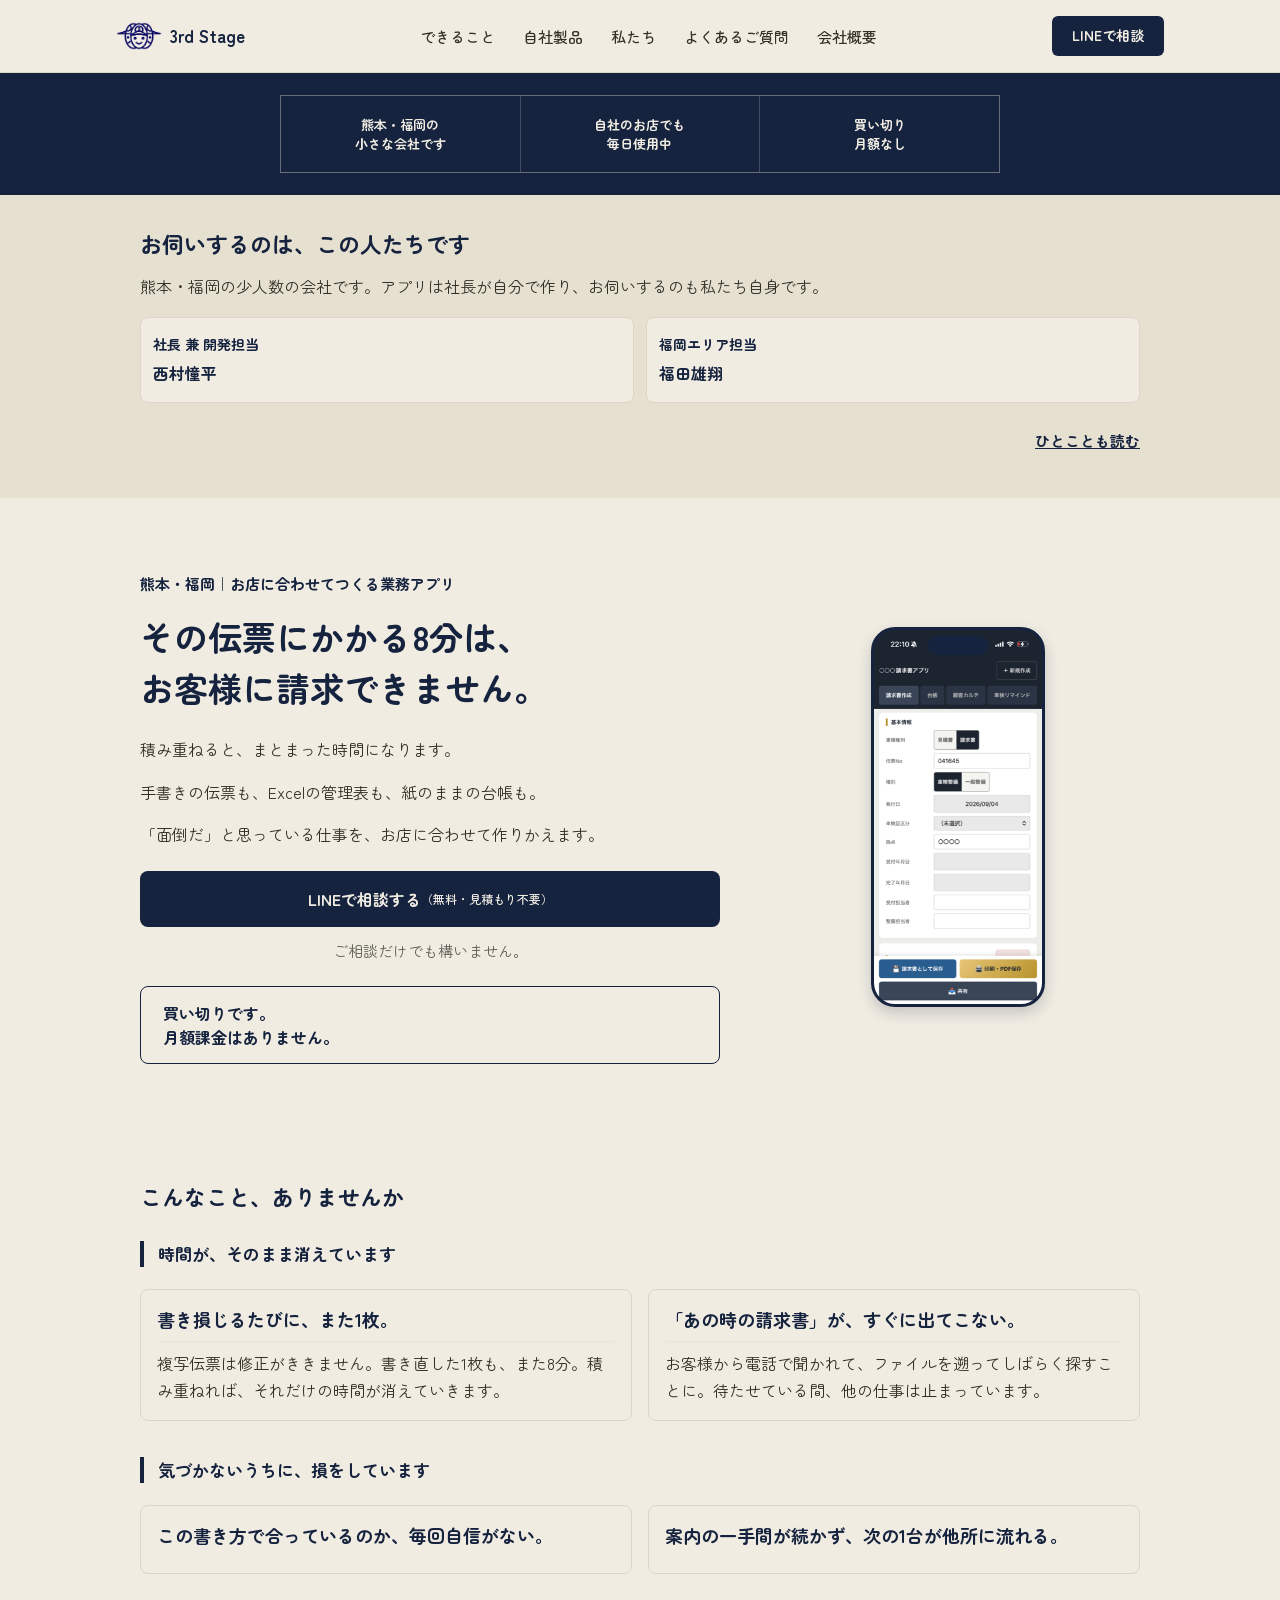
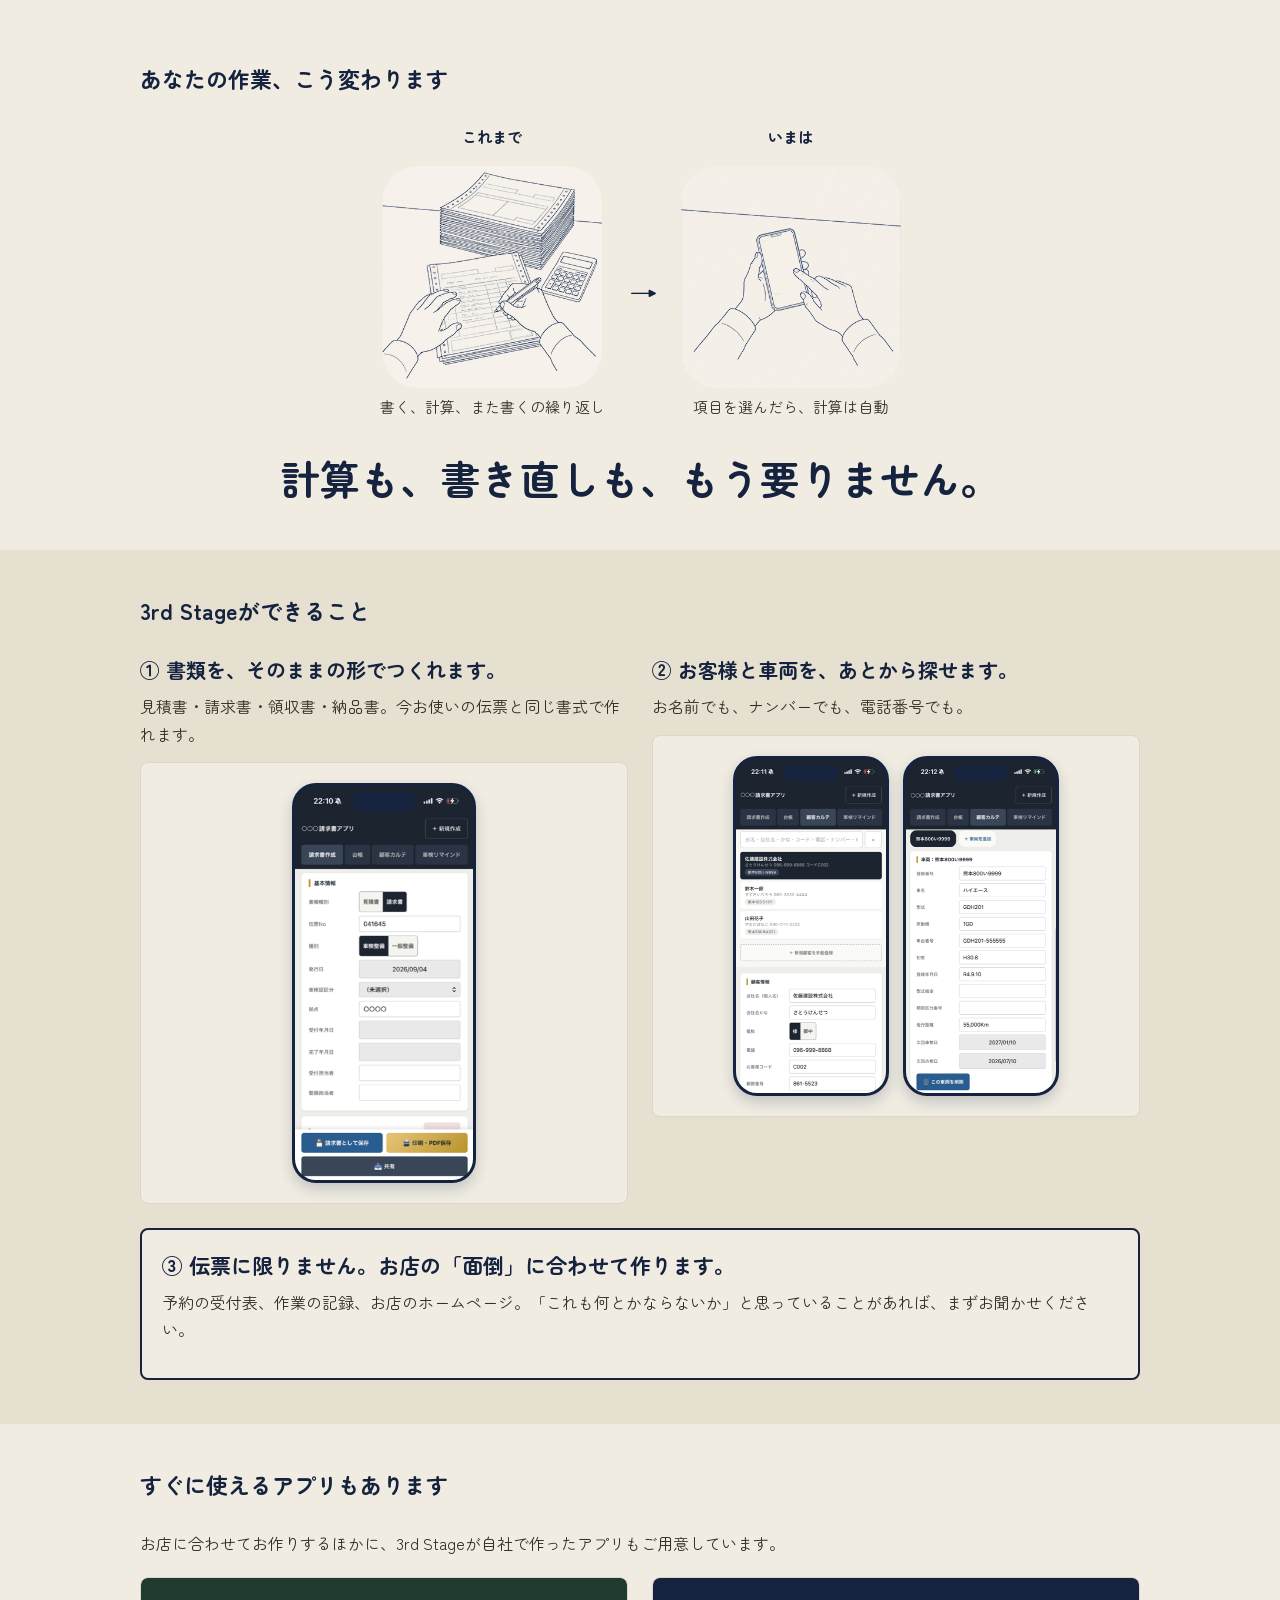
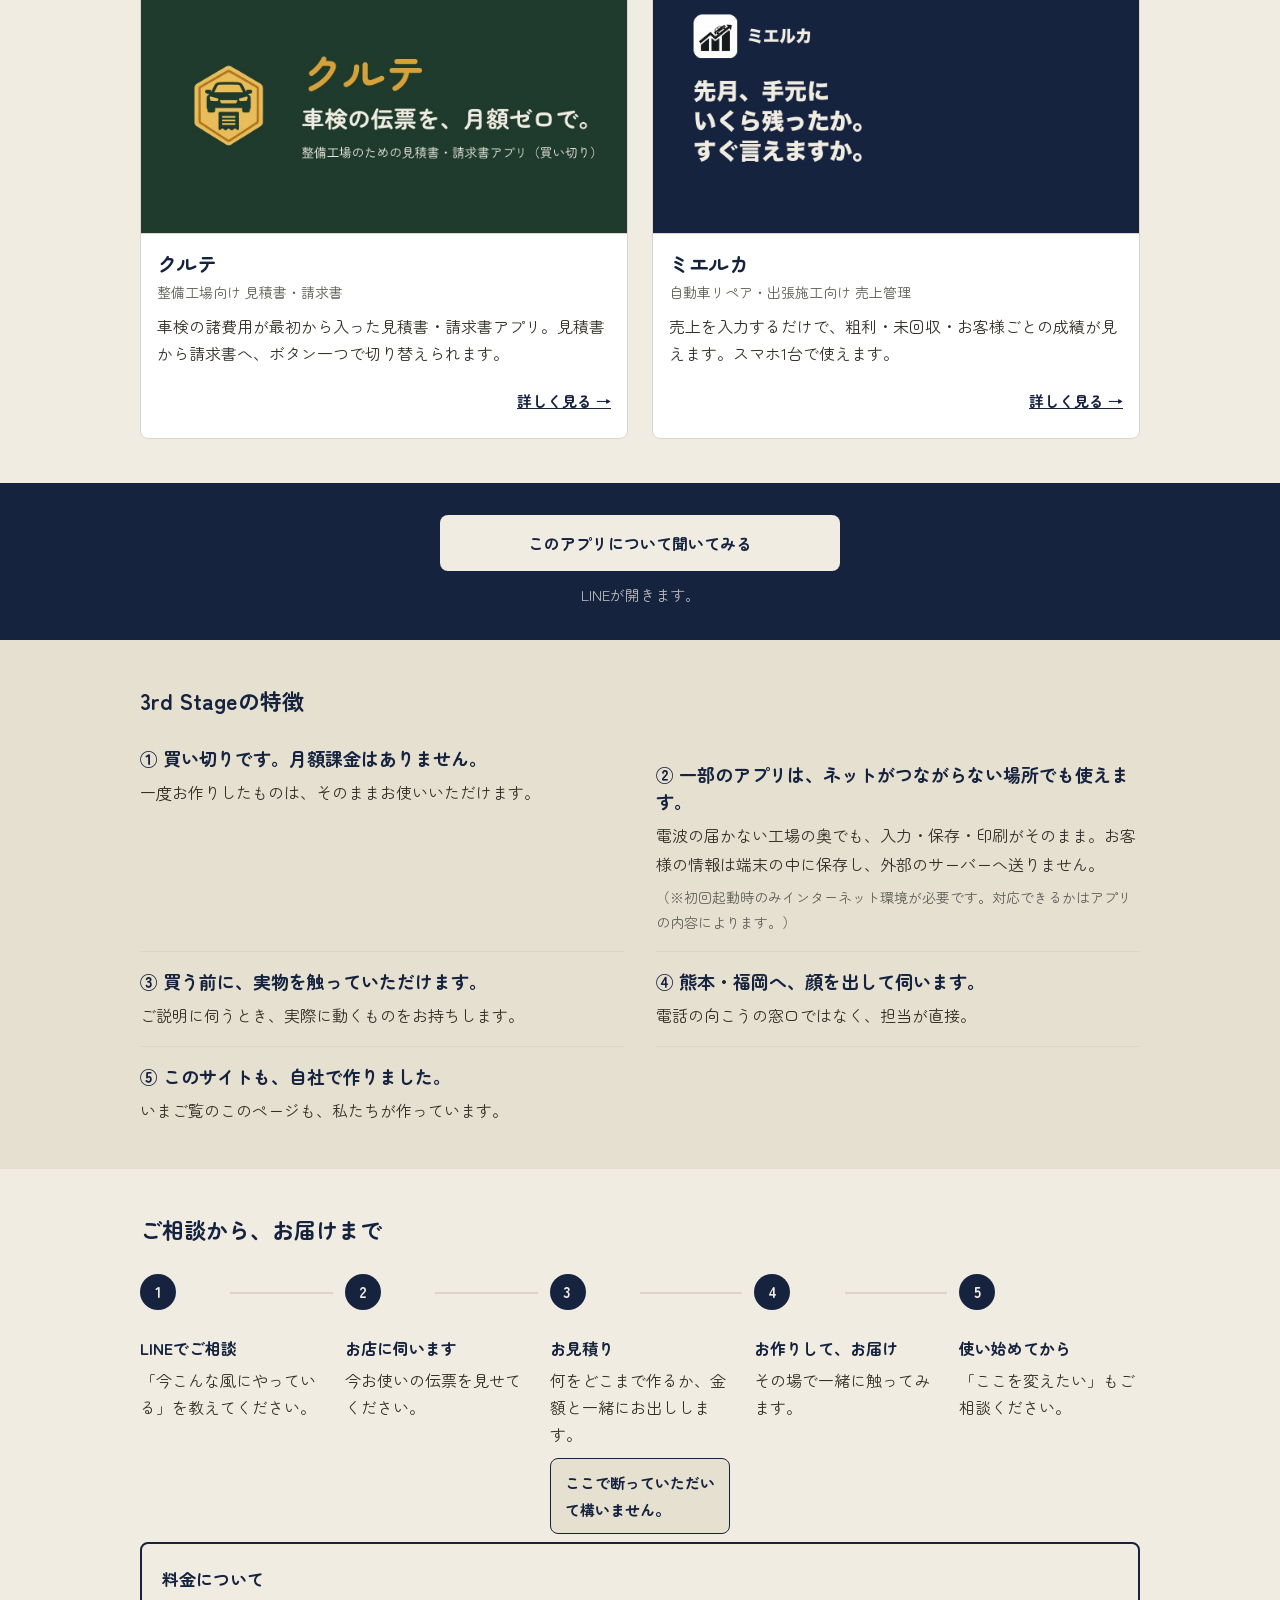
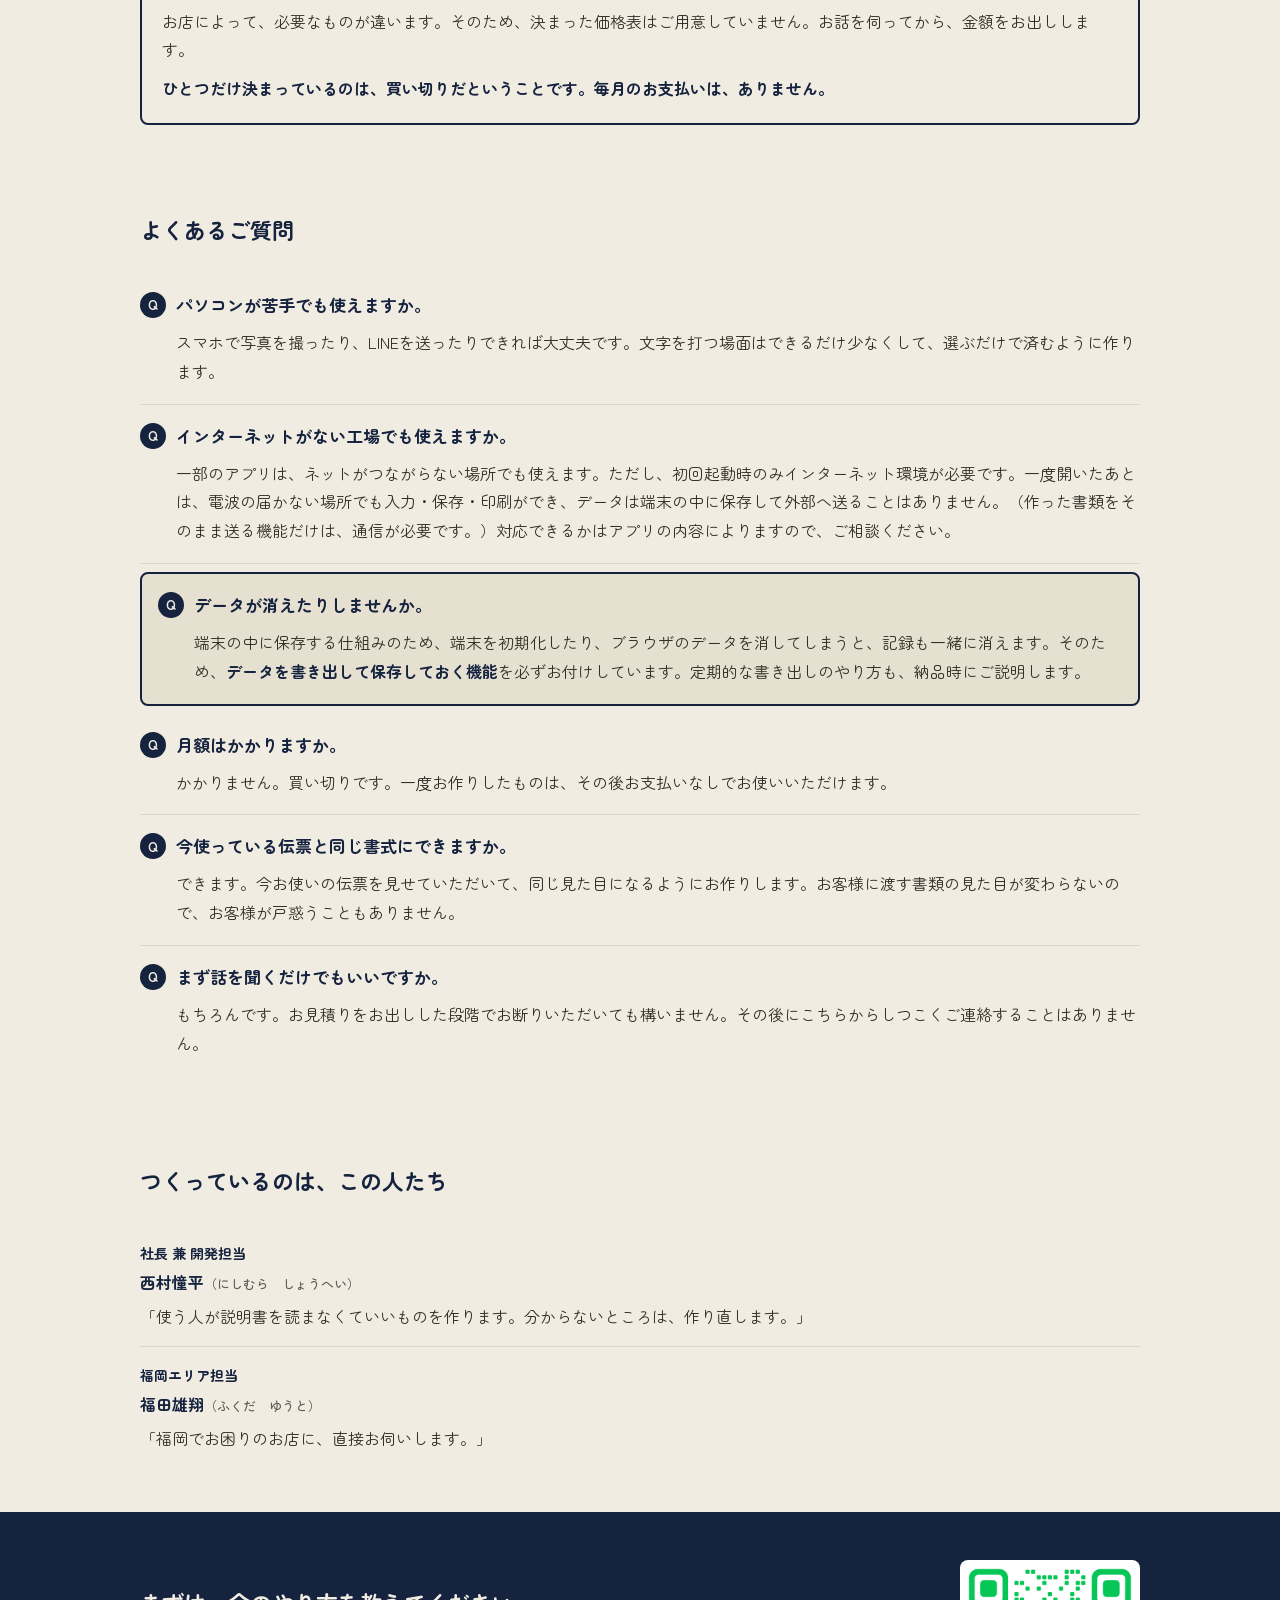
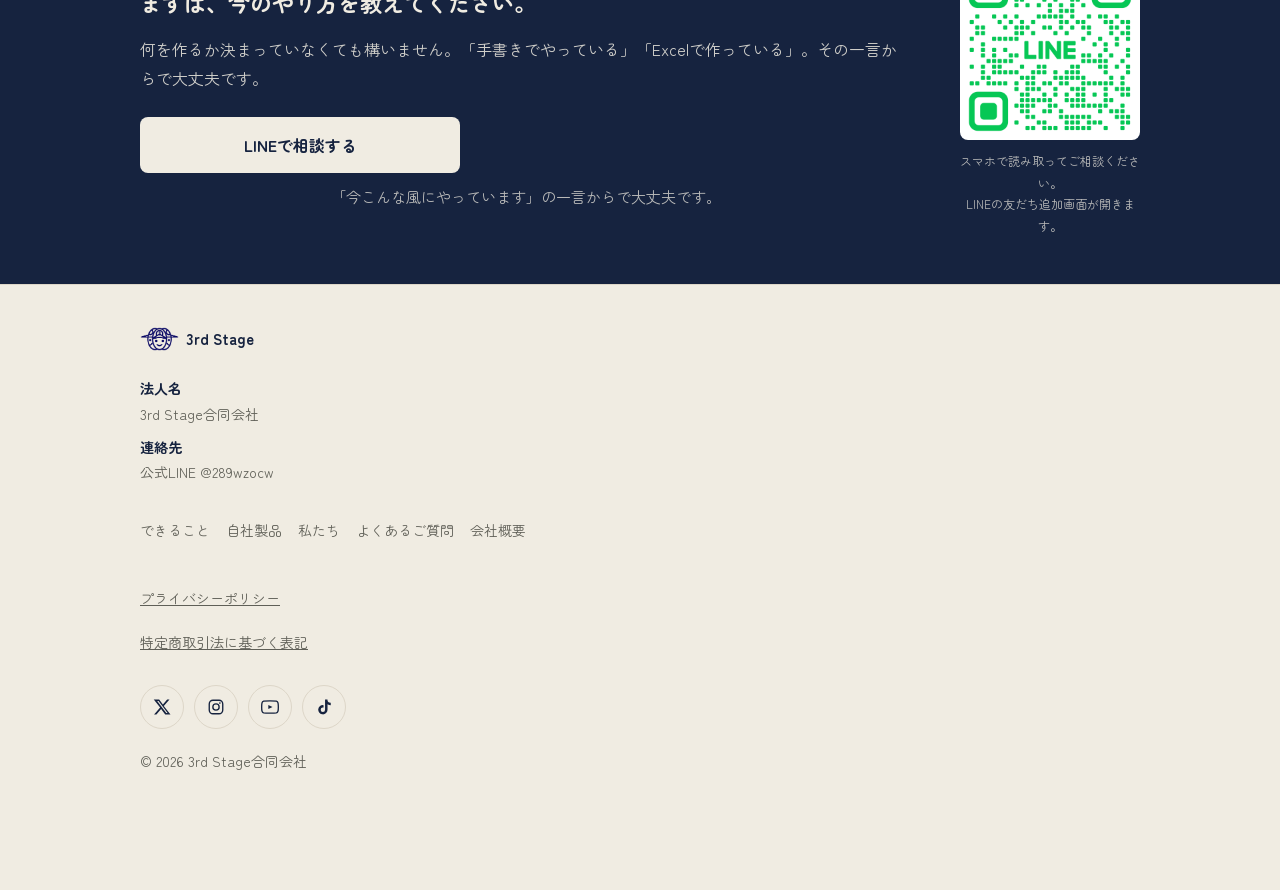
<file: site/index.html>
<!DOCTYPE html>
<html lang="ja">
<head>
<meta charset="UTF-8">
<meta name="viewport" content="width=device-width, initial-scale=1, viewport-fit=cover">
<title>3rd Stage｜熊本・福岡のお店の業務をアプリで作りかえます</title>
<meta name="description" content="複写伝票やExcelの管理表、紙の台帳。面倒だと思っている仕事を、お店に合わせたアプリで作りかえます。買い切りで、月額はありません。熊本・福岡の小さなお店へ。">
<meta property="og:title" content="3rd Stage｜熊本・福岡のお店の業務をアプリで作りかえます">
<meta property="og:description" content="複写伝票やExcelの管理表、紙の台帳。面倒だと思っている仕事を、お店に合わせたアプリで作りかえます。買い切りで、月額はありません。">
<meta property="og:type" content="website">
<meta property="og:site_name" content="3rd Stage">
<meta property="og:image" content="https://3rdstage-official-lp.netlify.app/assets/img/og-image.jpg">
<meta property="og:url" content="https://3rdstage-official-lp.netlify.app/"> <!-- 独自ドメインにしたらog:image/og:urlとも書き換える -->
<meta name="twitter:card" content="summary_large_image">
<meta name="twitter:image" content="https://3rdstage-official-lp.netlify.app/assets/img/og-image.jpg">
<link rel="icon" href="assets/img/favicon-32.png" sizes="32x32">
<link rel="apple-touch-icon" href="assets/img/apple-touch-icon-180.png">
<link rel="preconnect" href="https://fonts.googleapis.com">
<link rel="preconnect" href="https://fonts.gstatic.com" crossorigin>
<link href="https://fonts.googleapis.com/css2?family=Zen+Maru+Gothic:wght@400;500;700&display=swap" rel="stylesheet">
<link rel="stylesheet" href="assets/css/base.css">
<link rel="stylesheet" href="assets/css/style.css">
</head>
<body>

<!-- ===== 0. ヘッダー ===== -->
<header class="site-header">
  <div class="header-inner">
    <a href="#" class="logo">
      <img src="assets/img/logo-icon.png" alt="" class="logo-icon" width="240" height="146">
      <span class="logo-text">3rd Stage</span>
    </a>
    <nav class="pc-nav">
      <ul>
        <li><a href="#service">できること</a></li>
        <li><a href="#products">自社製品</a></li>
        <!-- <li><a href="#works">実績</a></li> #works非表示中につき一時的に非表示。復帰時はここも戻す -->
        <li><a href="#about">私たち</a></li>
        <li><a href="#faq">よくあるご質問</a></li>
        <li><a href="#company">会社概要</a></li>
      </ul>
    </nav>
    <a href="https://lin.ee/VlXBZzh" class="pc-cta" target="_blank" rel="noopener">LINEで相談</a>
    <button class="menu-btn" id="menu-open" aria-label="メニューを開く" aria-expanded="false" aria-controls="mobile-menu">
      <svg width="18" height="18" viewBox="0 0 24 24" fill="none" stroke="currentColor" stroke-width="2" stroke-linecap="round" aria-hidden="true"><line x1="3" y1="6" x2="21" y2="6"/><line x1="3" y1="12" x2="21" y2="12"/><line x1="3" y1="18" x2="21" y2="18"/></svg>
      メニュー
    </button>
  </div>
</header>

<div class="mobile-menu" id="mobile-menu" aria-hidden="true">
  <button class="mobile-menu-close" id="menu-close" aria-label="閉じる">&times;</button>
  <nav>
    <a href="#service">できること</a>
    <a href="#products">自社製品</a>
    <!-- <a href="#works">実績</a> #works非表示中につき一時的に非表示。復帰時はここも戻す -->
    <a href="#about">私たち</a>
    <a href="#faq">よくあるご質問</a>
    <a href="#company">会社概要</a>
  </nav>
  <div class="cta-wrap">
    <a href="https://lin.ee/VlXBZzh" class="btn-primary" target="_blank" rel="noopener">LINEで相談する</a>
  </div>
</div>

<main>

  <!-- ===== 0.5 信頼バー ===== -->
  <!-- 2026-10-09 直輝の指摘（会社の概要＝少人数でやっていることを最上位に）により、信頼バーと縮小版「私たち」をFVより上へ移動 -->
  <section id="trust">
    <div class="container">
      <!-- 2026-10-08 直輝の指摘（会社の情報を先に載せる）に対応し、確定済みの3項目に作り替え。
           実数字（制作アプリ数・導入店舗数）が用意できたら、下記コメントのセルを足してtrust-grid--3を戻す -->
      <!-- <div class="trust-cell">制作アプリ<br><span class="todo">仮</span>◯本</div> -->
      <!-- <div class="trust-cell">導入店舗<br><span class="todo">仮</span>◯店</div> --> <!-- TODO:仮 1店の場合は「導入店舗の声を掲載」に差し替え -->
      <div class="trust-grid trust-grid--3">
        <div class="trust-cell">熊本・福岡の<br>小さな会社です</div>
        <div class="trust-cell">自社のお店でも<br>毎日使用中</div>
        <div class="trust-cell">買い切り<br>月額なし</div>
      </div>
    </div>
  </section>

  <!-- ===== 0.6 私たち（縮小版）。詳細は下の #about に残してある ===== -->
  <section id="about-mini">
    <div class="container">
      <h2 class="section-heading">お伺いするのは、この人たちです</h2>
      <p class="about-mini-lead">熊本・福岡の少人数の会社です。アプリは<span class="nowrap">社長が自分で作り</span>、<span class="nowrap">お伺いするのも</span><span class="nowrap">私たち自身です。</span></p>
      <div class="about-mini-members">
        <div class="about-mini-member">
          <p class="member-role">社長 兼 開発担当</p>
          <p class="member-name">西村憧平</p>
        </div>
        <div class="about-mini-member">
          <p class="member-role">福岡エリア担当</p>
          <p class="member-name">福田雄翔</p>
        </div>
      </div>
      <p class="about-mini-link"><a href="#about">ひとことも読む</a></p>
    </div>
  </section>

  <!-- ===== 1. ファーストビュー ===== -->
  <section id="fv">
    <div class="container fv-flex">
      <div class="fv-text">
        <p class="fv-kicker">熊本・福岡｜お店に合わせてつくる業務アプリ</p>
        <h1 class="fv-main">その伝票にかかる8分は、<br>お客様に請求できません。</h1>
        <div class="fv-sub">
          <p>積み重ねると、まとまった時間になります。</p>
          <p>手書きの伝票も、Excelの管理表も、紙のままの台帳も。</p>
          <p>「面倒だ」と思っている仕事を、お店に合わせて作りかえます。</p>
        </div>
        <a href="https://lin.ee/VlXBZzh" class="btn-primary" target="_blank" rel="noopener">LINEで相談する<br><span class="btn-note">（無料・見積もり不要）</span></a>
        <p class="btn-sub-note">ご相談だけでも構いません。</p>
        <div class="fv-emphasis">買い切りです。<br>月額課金はありません。</div>
      </div>
      <div class="fv-visual">
        <!-- 本来は「請求書画面 上部を切り出し＋拡大」の専用ショットに差し替え予定。
             専用素材が撮影できるまでの間、④できることセクションと同じ実画面（app-invoice.png）を
             同じdevice-frame（iPhone実機風・Dynamic Island風の切り欠き）で暫定流用している -->
        <div class="device-frame fv-device">
          <img src="assets/img/app-invoice.png" alt="請求書作成画面のスマホ表示（仮の伝票データ）" width="294" height="640">
        </div>
      </div>
    </div>
  </section>

  <!-- ===== 3. お困りごと ===== -->
  <section id="trouble">
    <div class="container">
      <h2 class="section-heading">こんなこと、ありませんか</h2>

      <div class="trouble-group">
        <p class="trouble-group-heading">時間が、そのまま消えています</p>
        <div class="trouble-group-flex">
          <div class="trouble-card">
            <p class="trouble-card-title">書き損じるたびに、また1枚。</p>
            <div class="trouble-card-divider"></div>
            <p class="trouble-card-body">複写伝票は修正がききません。書き直した1枚も、また8分。積み重ねれば、それだけの時間が消えていきます。</p>
          </div>
          <div class="trouble-card">
            <p class="trouble-card-title">「あの時の請求書」が、すぐに出てこない。</p>
            <div class="trouble-card-divider"></div>
            <p class="trouble-card-body">お客様から電話で聞かれて、ファイルを遡ってしばらく探すことに。待たせている間、他の仕事は止まっています。</p>
          </div>
        </div>
      </div>

      <div class="trouble-group">
        <p class="trouble-group-heading">気づかないうちに、損をしています</p>
        <div class="trouble-group-flex">
          <div class="trouble-card">
            <p class="trouble-card-title">この書き方で合っているのか、毎回自信がない。</p>
          </div>
          <div class="trouble-card">
            <p class="trouble-card-title">案内の一手間が続かず、次の1台が他所に流れる。</p>
          </div>
        </div>
      </div>
    </div>
  </section>

  <!-- ===== 3.5 ビフォーアフター（新規追加） ===== -->
  <section id="before-after">
    <div class="container">
      <h2 class="section-heading">あなたの作業、こう変わります</h2>
      <div class="ba-flex">
        <p class="ba-label">これまで</p>
        <span aria-hidden="true"></span>
        <p class="ba-label">いまは</p>

        <div class="ba-block">
          <img class="ba-visual" src="assets/img/illust-tegaki.png" alt="複写伝票に手書きし、電卓で計算している様子" width="374" height="378" loading="lazy">
          <p class="ba-caption">書く、計算、また書くの繰り返し</p>
        </div>
        <div class="ba-arrow" aria-hidden="true">→</div>
        <div class="ba-block">
          <img class="ba-visual" src="assets/img/illust-sumaho.png" alt="スマホで項目を選んで入力している様子" width="374" height="378" loading="lazy">
          <p class="ba-caption">項目を選んだら、計算は自動</p>
        </div>
      </div>
      <p class="ba-closing">計算も、書き直しも、もう要りません。</p>
    </div>
  </section>

  <!-- ===== 4. 3rdStageができること ===== -->
  <section id="service">
    <div class="container">
      <h2 class="section-heading">3rd Stageができること</h2>

      <div class="service-grid-top">
        <div class="service-item">
          <p class="service-title">① 書類を、そのままの形でつくれます。</p>
          <p class="service-body">見積書・請求書・領収書・納品書。今お使いの伝票と同じ書式で作れます。</p>
          <div class="app-shot-stage">
            <div class="device-frame">
              <img src="assets/img/app-invoice.png" alt="請求書作成画面のスマホ表示（仮の伝票データ）" width="294" height="640" loading="lazy">
            </div>
          </div>
        </div>
        <div class="service-item">
          <p class="service-title">② お客様と車両を、あとから探せます。<!-- TODO: 業種別LPでは「車両」→「お客様の記録」に差し替え --></p>
          <p class="service-body">お名前でも、ナンバーでも、電話番号でも。</p>
          <div class="app-shot-stage two-up">
            <div class="device-frame">
              <img src="assets/img/app-customer-search.png" alt="顧客をナンバーや名前で検索する画面（仮の顧客データ）" width="294" height="640" loading="lazy">
            </div>
            <div class="device-frame">
              <img src="assets/img/app-vehicle.png" alt="車両情報を表示する画面（仮の車検証データ）" width="294" height="640" loading="lazy">
            </div>
          </div>
        </div>
      </div>

      <div class="service-item emphasis">
        <p class="service-title">③ 伝票に限りません。お店の「面倒」に合わせて作ります。</p>
        <p class="service-body">予約の受付表、作業の記録、お店のホームページ。「これも何とかならないか」と思っていることがあれば、まずお聞かせください。</p>
        <!-- 実画面スクリーンショットが撮影できるまで非表示。撮影後は以下を戻す
        <div class="placeholder-box ratio-16-10">[ミエルカ 統計画面]</div> TODO:仮 仮データ_サンプル.jsonで撮影して差し替え -->
      </div>
    </div>
  </section>

  <!-- ===== 4.5 自社製品（各製品LPへのリンク。製品LPは別サイトとして併存） ===== -->
  <!-- クルミのLPができたら、products-gridにカードを1枚足す（サムネはLPのOGP画像を流用） -->
  <section id="products">
    <div class="container">
      <h2 class="section-heading">すぐに使えるアプリもあります</h2>
      <p class="products-lead">お店に合わせてお作りするほかに、3rd Stageが自社で作ったアプリもご用意しています。</p>
      <div class="products-grid">
        <a class="product-card" href="https://kurute-officiallp.netlify.app/" target="_blank" rel="noopener">
          <img class="product-thumb" src="assets/img/product-kurute.jpg" alt="" width="1200" height="630" loading="lazy">
          <div class="product-body">
            <p class="product-name">クルテ</p>
            <p class="product-tag">整備工場向け 見積書・請求書</p>
            <p class="product-desc">車検の諸費用が最初から入った見積書・請求書アプリ。見積書から請求書へ、ボタン一つで切り替えられます。</p>
            <span class="product-more">詳しく見る<span class="sr-only">（クルテのページが新しいタブで開きます）</span> →</span>
          </div>
        </a>
        <a class="product-card" href="https://mieruka-officiallp.netlify.app/" target="_blank" rel="noopener">
          <img class="product-thumb" src="assets/img/product-mieruka.png" alt="" width="1200" height="630" loading="lazy">
          <div class="product-body">
            <p class="product-name">ミエルカ</p>
            <p class="product-tag">自動車リペア・出張施工向け 売上管理</p>
            <p class="product-desc">売上を入力するだけで、粗利・未回収・お客様ごとの成績が見えます。スマホ1台で使えます。</p>
            <span class="product-more">詳しく見る<span class="sr-only">（ミエルカのページが新しいタブで開きます）</span> →</span>
          </div>
        </a>
      </div>
    </div>
  </section>

  <!-- ===== 5. 導入事例（店名・実物写真・お客様の声が掲載許諾/素材待ちのため非表示中） ===== -->
  <!-- <template>は中身がブラウザに描画されないタグ。素材と許諾が揃ったら
       この<template>タグと閉じタグだけを削除すれば元のまま復帰する -->
  <template data-hidden-section="case">
  <section id="case">
    <div class="container">
      <h2 class="section-heading">導入していただいています</h2>
      <p class="case-store">熊本県内・整備工場A様<!-- TODO:仮 実名は掲載許諾待ち --></p>

      <div class="case-flex">
        <div class="case-block">
          <p class="case-label">これまで</p>
          <div class="placeholder-box ratio-4-3">[手書き複写伝票の実物写真]<!-- TODO:仮 自然光・無地背景・水平で撮影して差し替え --></div>
          <p class="case-text">複写伝票に手書き。控えはファイルに綴じて保管。</p>
        </div>
        <div class="case-arrow" aria-hidden="true">→</div>
        <div class="case-block">
          <p class="case-label">いまは</p>
          <div class="placeholder-box ratio-4-3">[アプリの請求書画面]<!-- TODO:仮 ダミーデータで撮影して差し替え --></div>
          <p class="case-text">選ぶだけで1枚できあがり。過去の分もお名前で探せます。</p>
        </div>
      </div>

      <div class="case-voice">
        「<span class="todo">仮</span>お客様の声」<!-- TODO:仮 掲載許諾が下りなければこのブロックごと非表示（構造は崩れない） -->
        <span class="who">— A様</span>
      </div>
    </div>
  </section>
  </template>

  <!-- ===== 6. 中間CTA ===== -->
  <section id="mid-cta">
    <div class="container mid-cta-container">
      <a href="https://lin.ee/VlXBZzh" class="btn-primary" target="_blank" rel="noopener">このアプリについて聞いてみる</a>
      <p class="btn-sub-note">LINEが開きます。</p>
    </div>
  </section>

  <!-- ===== 7. 制作実績（サムネイル4点が未撮影のため非表示中） ===== -->
  <!-- サムネイル画像が揃ったら<template>タグと閉じタグだけ削除すれば復帰する。
       復帰時はヘッダーPCナビ・モバイルメニュー・フッターナビの「実績」リンク（#works）も合わせて戻すこと -->
  <template data-hidden-section="works">
  <section id="works">
    <div class="container">
      <h2 class="section-heading">つくったもの</h2>
      <div class="works-grid">
        <div class="works-item">
          <div class="placeholder-box ratio-4-3">[サムネイル]</div>
          <div class="works-body">
            <p class="works-name">ケンズ請求書アプリ</p>
            <p class="works-desc">整備工場向け 見積・請求</p>
            <span class="works-tag">業務アプリ</span>
          </div>
        </div>
        <div class="works-item">
          <div class="placeholder-box ratio-4-3">[サムネイル]</div>
          <div class="works-body">
            <p class="works-name">ミエルカ</p>
            <p class="works-desc">売上管理・分析</p>
            <span class="works-tag">業務アプリ</span>
          </div>
        </div>
        <div class="works-item">
          <div class="placeholder-box ratio-4-3">[サムネイル]</div>
          <div class="works-body">
            <p class="works-name">SKZK診断</p>
            <p class="works-desc">診断コンテンツサイト</p>
            <span class="works-tag">サイト制作</span>
          </div>
        </div>
        <div class="works-item">
          <div class="placeholder-box ratio-4-3">[サムネイル]</div>
          <div class="works-body">
            <p class="works-name">ガチャグイッ!!</p>
            <p class="works-desc">飲みげーアプリ</p>
            <span class="works-tag">アプリ（iOS）</span>
          </div>
        </div>
      </div>
    </div>
  </section>
  </template>

  <!-- ===== 8. 選ばれる理由 ===== -->
  <section id="reasons">
    <div class="container">
      <h2 class="section-heading">3rd Stageの特徴</h2>
      <div class="reasons-grid">
        <div class="reason-item">
          <p class="reason-title">① 買い切りです。月額課金はありません。</p>
          <p class="reason-body">一度お作りしたものは、そのままお使いいただけます。</p>
        </div>
        <div class="reason-item">
          <p class="reason-title">② 一部のアプリは、ネットがつながらない場所でも使えます。</p>
          <p class="reason-body">電波の届かない工場の奥でも、入力・保存・印刷がそのまま。お客様の情報は端末の中に保存し、外部のサーバーへ送りません。<span class="reason-note">（※初回起動時のみインターネット環境が必要です。対応できるかはアプリの内容によります。）</span></p>
        </div>
        <div class="reason-item">
          <p class="reason-title">③ 買う前に、実物を触っていただけます。</p>
          <p class="reason-body">ご説明に伺うとき、実際に動くものをお持ちします。</p>
        </div>
        <div class="reason-item">
          <p class="reason-title">④ 熊本・福岡へ、顔を出して伺います。</p>
          <p class="reason-body">電話の向こうの窓口ではなく、担当が直接。</p>
        </div>
        <div class="reason-item full">
          <p class="reason-title">⑤ このサイトも、自社で作りました。</p>
          <p class="reason-body">いまご覧のこのページも、私たちが作っています。</p>
        </div>
      </div>
    </div>
  </section>

  <!-- ===== 9. 流れ + 料金 ===== -->
  <section id="flow">
    <div class="container">
      <h2 class="section-heading">ご相談から、お届けまで</h2>

      <div class="flow-flex">
        <div class="flow-step">
          <div class="flow-num">1</div>
          <div>
            <p class="flow-title">LINEでご相談</p>
            <p class="flow-body">「今こんな風にやっている」を教えてください。</p>
          </div>
        </div>
        <div class="flow-step">
          <div class="flow-num">2</div>
          <div>
            <p class="flow-title">お店に伺います</p>
            <p class="flow-body">今お使いの伝票を見せてください。</p>
          </div>
        </div>
        <div class="flow-step">
          <div class="flow-num">3</div>
          <div>
            <p class="flow-title">お見積り</p>
            <p class="flow-body">何をどこまで作るか、金額と一緒にお出しします。</p>
            <div class="flow-emphasis">ここで断っていただいて構いません。</div>
          </div>
        </div>
        <div class="flow-step">
          <div class="flow-num">4</div>
          <div>
            <p class="flow-title">お作りして、お届け</p>
            <p class="flow-body">その場で一緒に触ってみます。</p>
          </div>
        </div>
        <div class="flow-step">
          <div class="flow-num">5</div>
          <div>
            <p class="flow-title">使い始めてから</p>
            <p class="flow-body">「ここを変えたい」もご相談ください。</p>
          </div>
        </div>
      </div>

      <div class="price-box">
        <p class="price-heading">料金について</p>
        <p class="price-body">
          お店によって、必要なものが違います。そのため、決まった価格表はご用意していません。お話を伺ってから、金額をお出しします。
          <span class="strong-line">ひとつだけ決まっているのは、買い切りだということです。毎月のお支払いは、ありません。</span>
        </p>
      </div>
    </div>
  </section>

  <!-- ===== 10. よくあるご質問 ===== -->
  <section id="faq">
    <div class="container">
      <h2 class="section-heading">よくあるご質問</h2>

      <div class="faq-item">
        <p class="faq-q"><span class="badge">Q</span>パソコンが苦手でも使えますか。</p>
        <p class="faq-a">スマホで写真を撮ったり、LINEを送ったりできれば大丈夫です。文字を打つ場面はできるだけ少なくして、選ぶだけで済むように作ります。</p>
      </div>

      <div class="faq-item">
        <p class="faq-q"><span class="badge">Q</span>インターネットがない工場でも使えますか。</p>
        <p class="faq-a">一部のアプリは、ネットがつながらない場所でも使えます。ただし、初回起動時のみインターネット環境が必要です。一度開いたあとは、電波の届かない場所でも入力・保存・印刷ができ、データは端末の中に保存して外部へ送ることはありません。（作った書類をそのまま送る機能だけは、通信が必要です。）対応できるかはアプリの内容によりますので、ご相談ください。</p>
      </div>

      <div class="faq-item emphasis">
        <p class="faq-q"><span class="badge">Q</span>データが消えたりしませんか。</p>
        <p class="faq-a">端末の中に保存する仕組みのため、端末を初期化したり、ブラウザのデータを消してしまうと、記録も一緒に消えます。そのため、<strong>データを書き出して保存しておく機能</strong>を必ずお付けしています。定期的な書き出しのやり方も、納品時にご説明します。</p>
      </div>

      <div class="faq-item">
        <p class="faq-q"><span class="badge">Q</span>月額はかかりますか。</p>
        <p class="faq-a">かかりません。買い切りです。一度お作りしたものは、その後お支払いなしでお使いいただけます。</p>
      </div>

      <div class="faq-item">
        <p class="faq-q"><span class="badge">Q</span>今使っている伝票と同じ書式にできますか。</p>
        <p class="faq-a">できます。今お使いの伝票を見せていただいて、同じ見た目になるようにお作りします。お客様に渡す書類の見た目が変わらないので、お客様が戸惑うこともありません。</p>
      </div>

      <div class="faq-item">
        <p class="faq-q"><span class="badge">Q</span>まず話を聞くだけでもいいですか。</p>
        <p class="faq-a">もちろんです。お見積りをお出しした段階でお断りいただいても構いません。その後にこちらからしつこくご連絡することはありません。</p>
      </div>
    </div>
  </section>

  <!-- ===== 11. 私たちについて ===== -->
  <section id="about">
    <div class="container">
      <h2 class="section-heading">つくっているのは、この人たち</h2>

      <!-- メンバー写真2名分は撮影・掲載可否確認待ちのため非表示。
           用意でき次第、各member-itemの直後に
           <div class="member-photo"><img src="assets/img/member-xxx.jpg" alt="..." width="80" height="80"></div>
           をmember-bodyの前に戻す（member-photoのCSSは維持済み） -->
      <div class="member-item">
        <div class="member-body">
          <p class="member-role">社長 兼 開発担当</p>
          <p class="member-name">西村憧平<span class="member-kana">（にしむら　しょうへい）</span></p>
          <p class="member-quote">「使う人が説明書を読まなくていいものを作ります。分からないところは、作り直します。」</p>
        </div>
      </div>

      <div class="member-item">
        <div class="member-body">
          <p class="member-role">福岡エリア担当</p>
          <p class="member-name">福田雄翔<span class="member-kana">（ふくだ　ゆうと）</span></p>
          <p class="member-quote">「福岡でお困りのお店に、直接お伺いします。」</p>
        </div>
      </div>
    </div>
  </section>

  <!-- ===== 12. 最終CTA ===== -->
  <section id="final-cta">
    <div class="container final-flex">
      <div class="final-text">
        <h2 class="final-heading">まずは、今のやり方を教えてください。</h2>
        <p class="final-body">何を作るか決まっていなくても構いません。「手書きでやっている」「Excelで作っている」。その一言からで大丈夫です。</p>
        <a href="https://lin.ee/VlXBZzh" class="btn-primary final-cta-btn" target="_blank" rel="noopener">LINEで相談する</a>
        <p class="btn-sub-note">「今こんな風にやっています」の一言からで大丈夫です。</p>
      </div>
      <div class="final-qr">
        <img src="assets/img/qr-line.png" alt="3rd Stage公式LINEアカウント 友だち追加QRコード" class="qr-img" width="540" height="540" loading="lazy">
        <p>スマホで読み取ってご相談ください。<br>LINEの友だち追加画面が開きます。</p>
      </div>
    </div>
  </section>


</main>

<!-- ===== 13. フッター ===== -->
<footer id="company">
  <div class="container">
    <div class="footer-logo">
      <img src="assets/img/logo-icon.png" alt="" width="240" height="146">
      <span>3rd Stage</span>
    </div>
    <dl class="footer-company">
      <dt>法人名</dt><dd>3rd Stage合同会社</dd>
      <dt>連絡先</dt><dd>公式LINE @289wzocw</dd>
    </dl>
    <nav class="footer-nav">
      <a href="#service">できること</a>
      <a href="#products">自社製品</a>
      <!-- <a href="#works">実績</a> #works非表示中につき一時的に非表示。復帰時はここも戻す -->
      <a href="#about">私たち</a>
      <a href="#faq">よくあるご質問</a>
      <a href="#company">会社概要</a>
    </nav>
    <div class="footer-legal">
      <a href="privacy.html">プライバシーポリシー</a>
      <a href="tokushoho.html">特定商取引法に基づく表記</a>
    </div>
    <div class="footer-sns">
      <a href="https://x.com/3rdstagepr" target="_blank" rel="noopener">
        <svg viewBox="0 0 24 24" width="18" height="18" fill="currentColor" aria-hidden="true"><path d="M18.9 2H22l-7.6 8.7L23.3 22h-7l-5.5-7.2L4.5 22H1.4l8.1-9.3L1 2h7.2l5 6.6L18.9 2Zm-1.2 18h1.7L7.4 4H5.6l12.1 16Z"/></svg>
        <span class="sns-label">X（旧Twitter）</span>
      </a>
      <a href="https://www.instagram.com/3rdstage.pr/" target="_blank" rel="noopener">
        <svg viewBox="0 0 24 24" width="18" height="18" fill="none" stroke="currentColor" stroke-width="1.8" aria-hidden="true"><rect x="3" y="3" width="18" height="18" rx="5"/><circle cx="12" cy="12" r="4.2"/><circle cx="17.2" cy="6.8" r="1.1" fill="currentColor" stroke="none"/></svg>
        <span class="sns-label">Instagram</span>
      </a>
      <a href="https://www.youtube.com/@3rdStagepr" target="_blank" rel="noopener">
        <svg viewBox="0 0 24 24" width="20" height="20" fill="currentColor" aria-hidden="true"><path d="M22 12s0-3.4-.4-5a2.8 2.8 0 0 0-2-2C17.9 4.6 12 4.6 12 4.6s-5.9 0-7.6.4a2.8 2.8 0 0 0-2 2C2 8.6 2 12 2 12s0 3.4.4 5a2.8 2.8 0 0 0 2 2c1.7.4 7.6.4 7.6.4s5.9 0 7.6-.4a2.8 2.8 0 0 0 2-2c.4-1.6.4-5 .4-5Z" stroke="currentColor" stroke-width="0" fill-opacity="0"/><path d="M22 12s0-3.4-.4-5a2.8 2.8 0 0 0-2-2C17.9 4.6 12 4.6 12 4.6s-5.9 0-7.6.4a2.8 2.8 0 0 0-2 2C2 8.6 2 12 2 12s0 3.4.4 5a2.8 2.8 0 0 0 2 2c1.7.4 7.6.4 7.6.4s5.9 0 7.6-.4a2.8 2.8 0 0 0 2-2c.4-1.6.4-5 .4-5Z" fill="none" stroke="currentColor" stroke-width="1.6"/><path d="M10 9.6 15 12l-5 2.4Z" fill="currentColor"/></svg>
        <span class="sns-label">YouTube</span>
      </a>
      <a href="https://www.tiktok.com/@3rd.stageai" target="_blank" rel="noopener">
        <svg viewBox="0 0 24 24" width="18" height="18" fill="currentColor" aria-hidden="true"><path d="M16.6 2h-3.2v13.6a2.9 2.9 0 1 1-2.9-2.9c.3 0 .6 0 .9.1v-3.3a6.2 6.2 0 1 0 5.3 6.1V8.2a7.6 7.6 0 0 0 4.3 1.3V6.3a4.3 4.3 0 0 1-4.4-4.3Z"/></svg>
        <span class="sns-label">TikTok</span>
      </a>
    </div>
    <p>&copy; 2026 3rd Stage合同会社</p>
  </div>
</footer>

<!-- ===== 14. 追従CTAバー（SPのみ・FV通過後に表示） ===== -->
<div id="follow-bar">
  <a href="https://lin.ee/VlXBZzh" class="btn-primary" target="_blank" rel="noopener">LINEで相談する<br><span class="btn-note">（無料・見積もり不要）</span></a>
</div>

<script src="assets/js/main.js"></script>

<script type="application/ld+json">
{
  "@context": "https://schema.org",
  "@type": "FAQPage",
  "mainEntity": [
    {
      "@type": "Question",
      "name": "パソコンが苦手でも使えますか。",
      "acceptedAnswer": { "@type": "Answer", "text": "スマホで写真を撮ったり、LINEを送ったりできれば大丈夫です。文字を打つ場面はできるだけ少なくして、選ぶだけで済むように作ります。" }
    },
    {
      "@type": "Question",
      "name": "インターネットがない工場でも使えますか。",
      "acceptedAnswer": { "@type": "Answer", "text": "一部のアプリは、ネットがつながらない場所でも使えます。ただし、初回起動時のみインターネット環境が必要です。一度開いたあとは、電波の届かない場所でも入力・保存・印刷ができ、データは端末の中に保存して外部へ送ることはありません。（作った書類をそのまま送る機能だけは、通信が必要です。）対応できるかはアプリの内容によりますので、ご相談ください。" }
    },
    {
      "@type": "Question",
      "name": "データが消えたりしませんか。",
      "acceptedAnswer": { "@type": "Answer", "text": "端末の中に保存する仕組みのため、端末を初期化したり、ブラウザのデータを消してしまうと、記録も一緒に消えます。そのため、データを書き出して保存しておく機能を必ずお付けしています。定期的な書き出しのやり方も、納品時にご説明します。" }
    },
    {
      "@type": "Question",
      "name": "月額はかかりますか。",
      "acceptedAnswer": { "@type": "Answer", "text": "かかりません。買い切りです。一度お作りしたものは、その後お支払いなしでお使いいただけます。" }
    },
    {
      "@type": "Question",
      "name": "今使っている伝票と同じ書式にできますか。",
      "acceptedAnswer": { "@type": "Answer", "text": "できます。今お使いの伝票を見せていただいて、同じ見た目になるようにお作りします。お客様に渡す書類の見た目が変わらないので、お客様が戸惑うこともありません。" }
    },
    {
      "@type": "Question",
      "name": "まず話を聞くだけでもいいですか。",
      "acceptedAnswer": { "@type": "Answer", "text": "もちろんです。お見積りをお出しした段階でお断りいただいても構いません。その後にこちらからしつこくご連絡することはありません。" }
    }
  ]
}
</script>

</body>
</html>
</file>
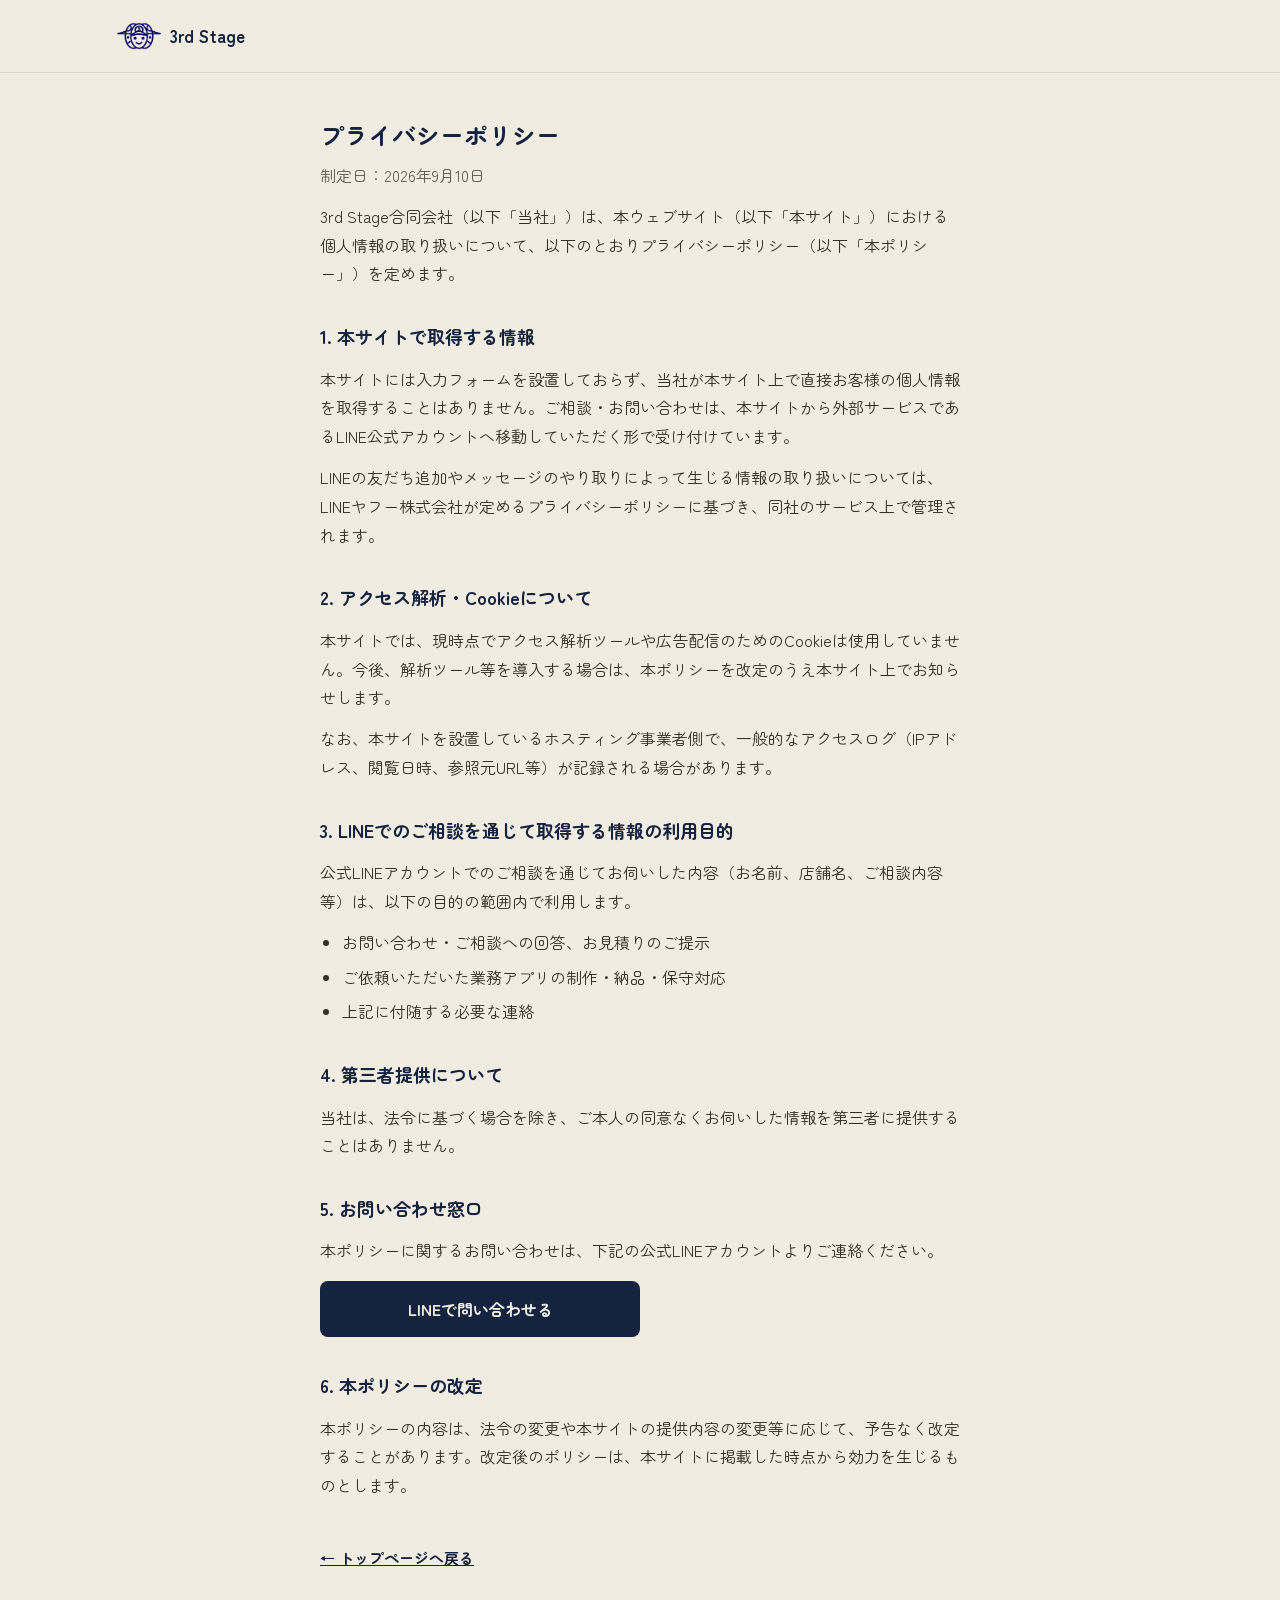
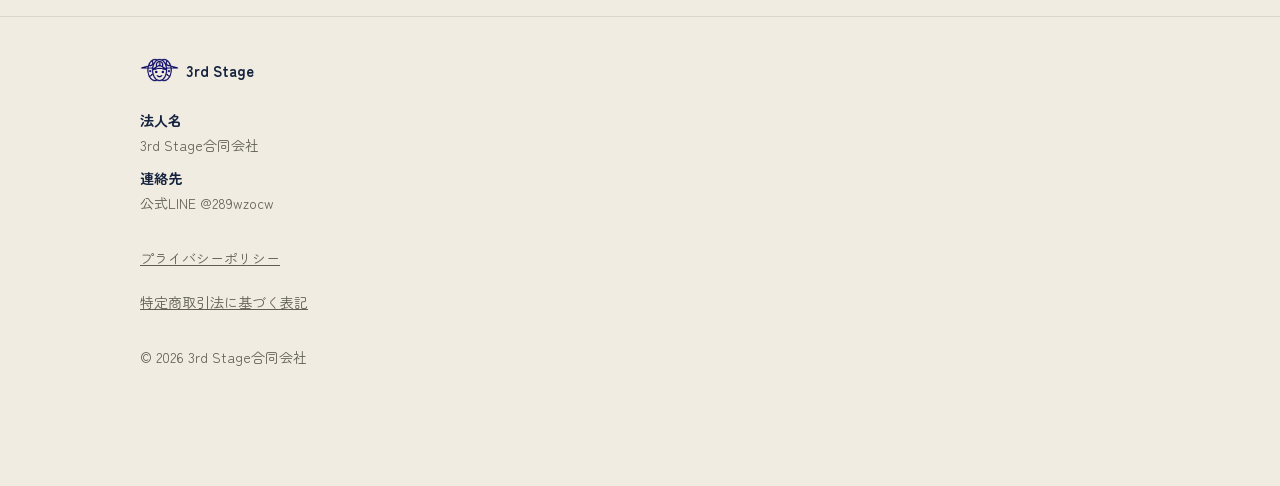
<file: site/privacy.html>
<!DOCTYPE html>
<html lang="ja">
<head>
<meta charset="UTF-8">
<meta name="viewport" content="width=device-width, initial-scale=1, viewport-fit=cover">
<title>プライバシーポリシー｜3rd Stage</title>
<meta name="description" content="3rd Stage公式サイトのプライバシーポリシーです。">
<link rel="icon" href="assets/img/favicon-32.png" sizes="32x32">
<link rel="apple-touch-icon" href="assets/img/apple-touch-icon-180.png">
<link rel="preconnect" href="https://fonts.googleapis.com">
<link rel="preconnect" href="https://fonts.gstatic.com" crossorigin>
<link href="https://fonts.googleapis.com/css2?family=Zen+Maru+Gothic:wght@400;500;700&display=swap" rel="stylesheet">
<link rel="stylesheet" href="assets/css/base.css">
<link rel="stylesheet" href="assets/css/style.css">
</head>
<body>

<header class="site-header">
  <div class="header-inner">
    <a href="index.html" class="logo">
      <img src="assets/img/logo-icon.png" alt="" class="logo-icon" width="240" height="146">
      <span class="logo-text">3rd Stage</span>
    </a>
  </div>
</header>

<main>
  <section class="legal-page">
    <div class="container">
      <h1 class="legal-title">プライバシーポリシー</h1>
      <p class="legal-updated">制定日：2026年9月10日</p>

      <p class="legal-lead">3rd Stage合同会社（以下「当社」）は、本ウェブサイト（以下「本サイト」）における個人情報の取り扱いについて、以下のとおりプライバシーポリシー（以下「本ポリシー」）を定めます。</p>

      <h2 class="legal-heading">1. 本サイトで取得する情報</h2>
      <p>本サイトには入力フォームを設置しておらず、当社が本サイト上で直接お客様の個人情報を取得することはありません。ご相談・お問い合わせは、本サイトから外部サービスであるLINE公式アカウントへ移動していただく形で受け付けています。</p>
      <p>LINEの友だち追加やメッセージのやり取りによって生じる情報の取り扱いについては、LINEヤフー株式会社が定めるプライバシーポリシーに基づき、同社のサービス上で管理されます。</p>

      <h2 class="legal-heading">2. アクセス解析・Cookieについて</h2>
      <p>本サイトでは、現時点でアクセス解析ツールや広告配信のためのCookieは使用していません。今後、解析ツール等を導入する場合は、本ポリシーを改定のうえ本サイト上でお知らせします。</p>
      <p>なお、本サイトを設置しているホスティング事業者側で、一般的なアクセスログ（IPアドレス、閲覧日時、参照元URL等）が記録される場合があります。</p>

      <h2 class="legal-heading">3. LINEでのご相談を通じて取得する情報の利用目的</h2>
      <p>公式LINEアカウントでのご相談を通じてお伺いした内容（お名前、店舗名、ご相談内容等）は、以下の目的の範囲内で利用します。</p>
      <ul class="legal-list">
        <li>お問い合わせ・ご相談への回答、お見積りのご提示</li>
        <li>ご依頼いただいた業務アプリの制作・納品・保守対応</li>
        <li>上記に付随する必要な連絡</li>
      </ul>

      <h2 class="legal-heading">4. 第三者提供について</h2>
      <p>当社は、法令に基づく場合を除き、ご本人の同意なくお伺いした情報を第三者に提供することはありません。</p>

      <h2 class="legal-heading">5. お問い合わせ窓口</h2>
      <p>本ポリシーに関するお問い合わせは、下記の公式LINEアカウントよりご連絡ください。</p>
      <a href="https://lin.ee/VlXBZzh" class="btn-primary legal-cta" target="_blank" rel="noopener">LINEで問い合わせる</a>

      <h2 class="legal-heading">6. 本ポリシーの改定</h2>
      <p>本ポリシーの内容は、法令の変更や本サイトの提供内容の変更等に応じて、予告なく改定することがあります。改定後のポリシーは、本サイトに掲載した時点から効力を生じるものとします。</p>

      <a href="index.html" class="legal-back">← トップページへ戻る</a>
    </div>
  </section>
</main>

<footer id="company">
  <div class="container">
    <div class="footer-logo">
      <img src="assets/img/logo-icon.png" alt="" width="240" height="146">
      <span>3rd Stage</span>
    </div>
    <dl class="footer-company">
      <dt>法人名</dt><dd>3rd Stage合同会社</dd>
      <dt>連絡先</dt><dd>公式LINE @289wzocw</dd>
    </dl>
    <div class="footer-legal">
      <a href="privacy.html">プライバシーポリシー</a>
      <a href="tokushoho.html">特定商取引法に基づく表記</a>
    </div>
    <p>&copy; 2026 3rd Stage合同会社</p>
  </div>
</footer>

</body>
</html>
</file>
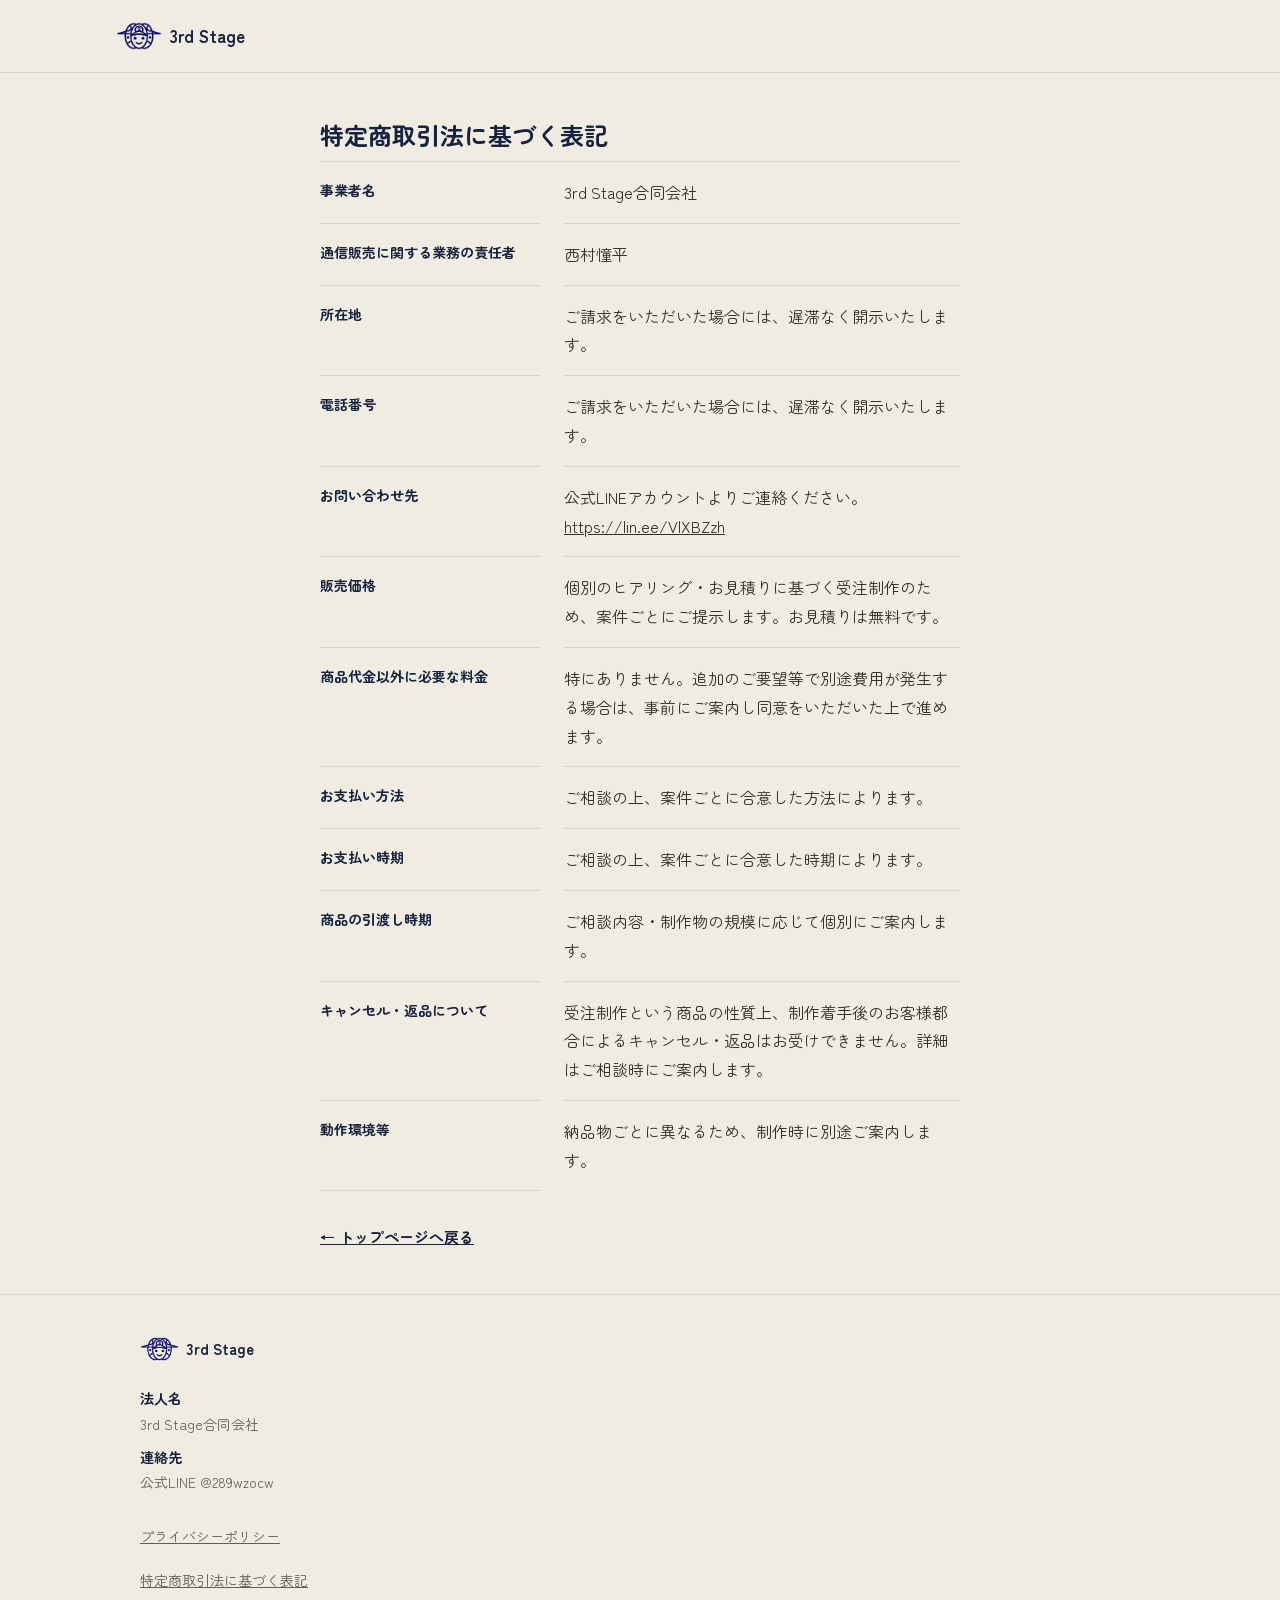
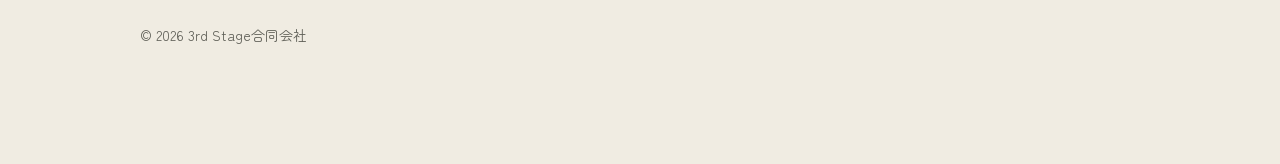
<file: site/tokushoho.html>
<!DOCTYPE html>
<html lang="ja">
<head>
<meta charset="UTF-8">
<meta name="viewport" content="width=device-width, initial-scale=1, viewport-fit=cover">
<title>特定商取引法に基づく表記｜3rd Stage</title>
<meta name="description" content="3rd Stage合同会社の特定商取引法に基づく表記です。">
<link rel="icon" href="assets/img/favicon-32.png" sizes="32x32">
<link rel="apple-touch-icon" href="assets/img/apple-touch-icon-180.png">
<link rel="preconnect" href="https://fonts.googleapis.com">
<link rel="preconnect" href="https://fonts.gstatic.com" crossorigin>
<link href="https://fonts.googleapis.com/css2?family=Zen+Maru+Gothic:wght@400;500;700&display=swap" rel="stylesheet">
<link rel="stylesheet" href="assets/css/base.css">
<link rel="stylesheet" href="assets/css/style.css">
</head>
<body>

<header class="site-header">
  <div class="header-inner">
    <a href="index.html" class="logo">
      <img src="assets/img/logo-icon.png" alt="" class="logo-icon" width="240" height="146">
      <span class="logo-text">3rd Stage</span>
    </a>
  </div>
</header>

<main>
  <section class="legal-page">
    <div class="container">
      <h1 class="legal-title">特定商取引法に基づく表記</h1>

      <dl class="legal-table">
        <dt>事業者名</dt>
        <dd>3rd Stage合同会社</dd>

        <dt>通信販売に関する業務の責任者</dt>
        <dd>西村憧平</dd>

        <dt>所在地</dt>
        <dd>ご請求をいただいた場合には、遅滞なく開示いたします。</dd>

        <dt>電話番号</dt>
        <dd>ご請求をいただいた場合には、遅滞なく開示いたします。</dd>

        <dt>お問い合わせ先</dt>
        <dd>公式LINEアカウントよりご連絡ください。<br><a href="https://lin.ee/VlXBZzh" target="_blank" rel="noopener">https://lin.ee/VlXBZzh</a></dd>

        <dt>販売価格</dt>
        <dd>個別のヒアリング・お見積りに基づく受注制作のため、案件ごとにご提示します。お見積りは無料です。</dd>

        <dt>商品代金以外に必要な料金</dt>
        <dd>特にありません。追加のご要望等で別途費用が発生する場合は、事前にご案内し同意をいただいた上で進めます。</dd>

        <dt>お支払い方法</dt>
        <dd>ご相談の上、案件ごとに合意した方法によります。</dd>

        <dt>お支払い時期</dt>
        <dd>ご相談の上、案件ごとに合意した時期によります。</dd>

        <dt>商品の引渡し時期</dt>
        <dd>ご相談内容・制作物の規模に応じて個別にご案内します。</dd>

        <dt>キャンセル・返品について</dt>
        <dd>受注制作という商品の性質上、制作着手後のお客様都合によるキャンセル・返品はお受けできません。詳細はご相談時にご案内します。</dd>

        <dt>動作環境等</dt>
        <dd>納品物ごとに異なるため、制作時に別途ご案内します。</dd>
      </dl>

      <a href="index.html" class="legal-back">← トップページへ戻る</a>
    </div>
  </section>
</main>

<footer id="company">
  <div class="container">
    <div class="footer-logo">
      <img src="assets/img/logo-icon.png" alt="" width="240" height="146">
      <span>3rd Stage</span>
    </div>
    <dl class="footer-company">
      <dt>法人名</dt><dd>3rd Stage合同会社</dd>
      <dt>連絡先</dt><dd>公式LINE @289wzocw</dd>
    </dl>
    <div class="footer-legal">
      <a href="privacy.html">プライバシーポリシー</a>
      <a href="tokushoho.html">特定商取引法に基づく表記</a>
    </div>
    <p>&copy; 2026 3rd Stage合同会社</p>
  </div>
</footer>

</body>
</html>
</file>
<file: site/assets/css/base.css>
/* ===========================================================
   3rd Stage 公式LP - base.css
   リセット / CSS変数（配色・書体・余白・部品の規則）

   配色はLP専用の例外設定。3rd Stage全体のブランドカラー
   （紺 #1A1A6E / 生成り白 #FBFAF6）とは異なる。ロゴ画像自体は
   原本の #1A1A6E のまま（意図的な選択。詳細は CLAUDE.md 参照）。

   余白・書体階層・部品の規則（角丸8px等）は design canvas の
   採用案（B案）に基づく。
   =========================================================== */

:root {
  /* ---- LP専用配色 ---- */
  --color-navy: #16233F;
  --color-cream: #F0ECE2;
  --color-text: #333127;
  --color-text-sub: #5f5f57;
  --color-border: #ddd6c8;
  --color-border-soft: #eae5d8;
  --color-emphasis-bg: #e6e0d1;
  --color-invert-bg: var(--color-navy);
  --color-invert-text: var(--color-cream);
  --color-placeholder-bg: #e3ded0;
  --color-placeholder-border: #b9b2a0;
  --color-placeholder-text: #9a917c;
  --color-todo-bg: #fff3c4;
  --color-todo-text: #6b5400;
  --color-link-hover: #0d1730;

  /* ---- 書体 ---- */
  --font: 'Zen Maru Gothic', 'Hiragino Maru Gothic ProN', 'Noto Sans JP', sans-serif;

  /* ---- 余白・部品の規則（design canvas B案） ---- */
  --radius: 8px;
  --space-section: 44px;
  --header-h: 56px;
  --header-h-pc: 72px;
  --follow-h: 76px;
  --max-width: 1080px;
  --safe-top: env(safe-area-inset-top, 0px);
  --safe-bottom: env(safe-area-inset-bottom, 0px);
}

* { box-sizing: border-box; }
html { -webkit-text-size-adjust: 100%; }

body {
  margin: 0;
  font-family: var(--font);
  color: var(--color-text);
  background: var(--color-cream);
  font-size: 16px;
  line-height: 1.8;
  -webkit-font-smoothing: antialiased;
}

img { max-width: 100%; display: block; }
a { color: inherit; text-decoration: none; }
a:hover { color: var(--color-link-hover); }
ul { margin: 0; padding: 0; list-style: none; }
h1, h2, h3, p, dl, dd { margin: 0; }
button { font-family: inherit; cursor: pointer; background: none; border: none; padding: 0; }

.container {
  max-width: var(--max-width);
  margin: 0 auto;
  padding: 0 20px;
}

@media (min-width: 768px) {
  .container { padding: 0 40px; }
}

/* ---- 汎用部品 ---- */
.section-heading {
  font-size: 22px;
  font-weight: 700;
  line-height: 1.5;
  color: var(--color-navy);
  margin-bottom: 28px;
}

.placeholder-box {
  background: var(--color-placeholder-bg);
  border: 1px dashed var(--color-placeholder-border);
  border-radius: var(--radius);
  color: var(--color-placeholder-text);
  display: flex;
  align-items: center;
  justify-content: center;
  text-align: center;
  font-size: 13px;
  line-height: 1.6;
  padding: 8px;
  width: 100%;
}
.ratio-16-10 { aspect-ratio: 16 / 10; }
.ratio-4-3 { aspect-ratio: 4 / 3; }
.ratio-1-1 { aspect-ratio: 1 / 1; border-radius: 50%; }

.todo {
  display: inline-block;
  background: var(--color-todo-bg);
  color: var(--color-todo-text);
  font-size: 11px;
  font-weight: 700;
  padding: 1px 6px;
  border-radius: 3px;
  margin: 0 2px;
  vertical-align: middle;
}

.btn-primary {
  display: flex;
  align-items: center;
  justify-content: center;
  width: 100%;
  height: 56px;
  background: var(--color-navy);
  color: var(--color-cream);
  font-size: 16px;
  font-weight: 700;
  border: none;
  border-radius: var(--radius);
  text-align: center;
  line-height: 1.4;
  padding: 8px 16px;
}
.btn-primary:hover { color: var(--color-cream); background: var(--color-link-hover); }
.btn-primary .btn-note { font-size: 12px; font-weight: 500; }

.btn-sub-note {
  text-align: center;
  font-size: 15px;
  color: var(--color-text-sub);
  margin-top: 10px;
}
</file>
<file: site/assets/css/style.css>
/* ===========================================================
   3rd Stage 公式LP - style.css
   セクション別スタイル（SP基準 375px〜430px／PCは768px以上）
   =========================================================== */

section { scroll-margin-top: calc(var(--header-h) + var(--safe-top) + 8px); }

/* ===== 0. ヘッダー ===== */
header.site-header {
  position: sticky;
  top: 0;
  z-index: 100;
  background: var(--color-cream);
  border-bottom: 1px solid var(--color-border);
  padding-top: var(--safe-top);
}
.header-inner {
  max-width: var(--max-width);
  margin: 0 auto;
  height: var(--header-h);
  padding: 0 16px;
  display: flex;
  align-items: center;
  justify-content: space-between;
}
.logo {
  display: flex;
  align-items: center;
  gap: 8px;
  padding: 8px 0;
  min-height: 44px;
}
.logo-icon { height: 28px; width: auto; display: block; }
.logo-text { font-size: 17px; font-weight: 700; color: var(--color-navy); }

.menu-btn {
  display: flex;
  align-items: center;
  gap: 4px;
  min-width: 44px;
  min-height: 44px;
  padding: 8px 10px;
  border: 1px solid var(--color-border);
  border-radius: 6px;
  font-size: 14px;
  font-weight: 700;
  color: var(--color-navy);
}
.menu-btn svg { display: block; }

.pc-nav { display: none; }
.pc-nav ul { display: flex; align-items: center; gap: 28px; }
.pc-nav a { font-size: 15px; font-weight: 500; }
.pc-cta {
  display: none;
  align-items: center;
  justify-content: center;
  height: 40px;
  padding: 0 20px;
  background: var(--color-navy);
  color: var(--color-cream);
  border-radius: 6px;
  font-weight: 700;
  font-size: 14px;
}
.pc-cta:hover { color: var(--color-cream); background: var(--color-link-hover); }

/* モバイルメニュー：全画面オーバーレイ */
.mobile-menu {
  position: fixed;
  inset: 0;
  background: var(--color-cream);
  z-index: 200;
  padding-top: calc(var(--safe-top) + var(--header-h));
  padding-bottom: var(--safe-bottom);
  display: none;
  flex-direction: column;
}
.mobile-menu.open { display: flex; }
/* モバイルメニュー表示中は背面のスクロールを止める */
body.menu-open-lock { overflow: hidden; overscroll-behavior: none; }
.mobile-menu-close {
  position: absolute;
  top: calc(var(--safe-top) + 8px);
  right: 16px;
  min-width: 44px;
  min-height: 44px;
  border: 1px solid var(--color-border);
  border-radius: 6px;
  font-size: 20px;
  color: var(--color-navy);
}
.mobile-menu nav { flex: 1; overflow-y: auto; }
.mobile-menu nav a {
  display: flex;
  align-items: center;
  height: 56px;
  padding: 0 24px;
  border-bottom: 1px solid var(--color-border);
  font-size: 17px;
  font-weight: 700;
  color: var(--color-navy);
}
.mobile-menu .cta-wrap { padding: 20px 24px; }

/* ===== 1. ファーストビュー ===== */
#fv { padding: var(--space-section) 0; background: var(--color-cream); }
.fv-kicker { font-size: 15px; color: var(--color-navy); font-weight: 700; margin-bottom: 14px; }
.fv-main {
  font-size: 27px;
  font-weight: 700;
  line-height: 1.5;
  color: var(--color-navy);
  margin-bottom: 22px;
}
.fv-sub { font-size: 16px; line-height: 1.8; color: var(--color-text); margin-bottom: 22px; }
.fv-sub p { margin-bottom: 14px; }
.fv-sub p:last-child { margin-bottom: 0; }
.fv-emphasis {
  margin-top: 22px;
  border: 1px solid var(--color-navy);
  border-radius: var(--radius);
  padding: 14px 22px;
  text-align: center;
  font-size: 16px;
  font-weight: 700;
  color: var(--color-navy);
  line-height: 1.5;
}
.fv-visual { margin-top: 32px; display: flex; justify-content: center; }
/* .device-frameの定義（できることセクションと共通）は下記4章参照。
   複合セレクタにして、後方で定義される.device-frameの高さより詳細度を上げて確実に上書きする */
.device-frame.fv-device { height: 320px; }

@media (min-width: 768px) {
  .device-frame.fv-device { height: 380px; }
}

/* ===== 2. 信頼バー ===== */
#trust {
  background: var(--color-navy);
  color: var(--color-cream);
  padding: 22px 0;
}
.trust-grid {
  display: grid;
  grid-template-columns: 1fr 1fr;
  gap: 1px;
  background: rgba(240,236,226,0.2);
  border: 1px solid rgba(240,236,226,0.2);
}
.trust-cell {
  background: var(--color-navy);
  padding: 18px 10px;
  text-align: center;
  font-size: 14px;
  font-weight: 700;
  line-height: 1.5;
  display: flex;
  align-items: center;
  justify-content: center;
  min-height: 76px;
}
/* 実数字（制作アプリ数・導入店舗数）が未確定の間、確定済み2項目のみを中央寄せ2カラムで表示。
   デスクトップの4カラム上書き（本ファイル後方のメディアクエリ）より優先させるため複合セレクタで詳細度を上げる */
.trust-grid.trust-grid--2 { grid-template-columns: repeat(2, 1fr); max-width: 480px; margin: 0 auto; }
/* 3項目版。375px幅でも3列を保つため文字と余白を詰める */
.trust-grid.trust-grid--3 { grid-template-columns: repeat(3, 1fr); max-width: 720px; margin: 0 auto; }
.trust-grid--3 .trust-cell { font-size: 13px; padding: 14px 6px; }

/* ===== 2.5 私たち（縮小版） ===== */
#about-mini { padding: 32px 0; background: var(--color-emphasis-bg); }
#about-mini .section-heading { margin-bottom: 12px; }
.nowrap { white-space: nowrap; }
.about-mini-lead { font-size: 16px; line-height: 1.8; margin-bottom: 16px; }
.about-mini-members { display: grid; grid-template-columns: 1fr 1fr; gap: 12px; }
.about-mini-member { background: var(--color-cream); border: 1px solid var(--color-border); border-radius: var(--radius); padding: 14px 12px; }
.about-mini-member .member-name { margin-bottom: 0; }
.about-mini-link { margin-top: 12px; text-align: right; font-size: 15px; }
.about-mini-link a { display: inline-block; padding: 12px 0; color: var(--color-navy); font-weight: 700; text-decoration: underline; }

/* ===== 3. お困りごと ===== */

#trouble { padding: var(--space-section) 0; background: var(--color-cream); }
.trouble-group { margin-bottom: 36px; }
.trouble-group:last-child { margin-bottom: 0; }
.trouble-group-heading {
  font-size: 17px;
  font-weight: 700;
  color: var(--color-navy);
  border-left: 4px solid var(--color-navy);
  padding-left: 14px;
  margin-bottom: 22px;
  line-height: 1.5;
}
.trouble-card {
  border: 1px solid var(--color-border);
  border-radius: var(--radius);
  padding: 16px;
  margin-bottom: 12px;
}
.trouble-card:last-child { margin-bottom: 0; }
.trouble-card-title {
  font-size: 18px;
  font-weight: 700;
  color: var(--color-navy);
  margin-bottom: 8px;
  line-height: 1.5;
}
.trouble-card-body {
  font-size: 16px;
  color: var(--color-text);
  line-height: 1.7;
}
.trouble-card-divider { border-top: 1px solid var(--color-border-soft); margin: 8px 0; }

/* ===== 3.5 ビフォーアフター（新規追加。全14ブロック構成の後に差し込んだ拡張ブロック） ===== */
#before-after { padding: var(--space-section) 0; background: var(--color-cream); }
/* #case の .case-flex はSPで縦積みになる仕様のため流用せず、SPでも横並びを保つ専用クラスにする */
/* 1行目：これまで／(矢印用の空白セル)／いまは　2行目：画像＋キャプション／矢印／画像＋キャプション
   矢印セルを2行目で画像の高さに揃えるため、align-items:centerで行ごとに中央寄せする */
/* 列幅を1frにすると画像同士が離れて見えるため、コンテンツ幅に合わせて中央寄せする */
.ba-flex { display: grid; grid-template-columns: auto auto auto; justify-content: center; align-items: center; gap: 8px 10px; }
.ba-block { text-align: center; }
.ba-arrow { text-align: center; font-size: 20px; color: var(--color-navy); }
/* height:autoが無いとwidth/height属性（374x378）由来の高さがそのまま残り、
   max-widthで幅だけ縮んで縦長に潰れて見えるバグがあったため明示する */
.ba-visual { max-width: 130px; height: auto; margin: 0 auto 8px; border-radius: var(--radius); }
.ba-label { font-size: 15px; font-weight: 700; color: var(--color-navy); text-align: center; }
.ba-caption { font-size: 15px; color: var(--color-text); line-height: 1.5; }
.ba-closing { text-align: center; font-weight: 700; color: var(--color-navy); margin-top: 28px; font-size: 32px; line-height: 1.4; }

/* ===== 4. できること ===== */
#service { padding: var(--space-section) 0; background: var(--color-emphasis-bg); }
.service-item { margin-bottom: 32px; }
.service-item:last-child { margin-bottom: 0; }
.service-title { font-size: 20px; font-weight: 700; color: var(--color-navy); margin-bottom: 8px; line-height: 1.5; }
.service-body { font-size: 16px; color: var(--color-text); margin-bottom: 14px; line-height: 1.7; }
.service-item.emphasis {
  border: 2px solid var(--color-navy);
  border-radius: var(--radius);
  padding: 20px;
  background: var(--color-cream);
}
.service-item.emphasis .service-title { font-size: 21px; }

/* ---- アプリ画面モックアップ（iPhone実機風） ---- */
.app-shot-stage {
  display: flex;
  align-items: center;
  justify-content: center;
  gap: 14px;
  background: var(--color-cream);
  border: 1px solid var(--color-border);
  border-radius: var(--radius);
  padding: 20px 12px;
  width: 100%;
}
.device-frame {
  position: relative;
  height: 340px;
  aspect-ratio: 1206 / 2622;
  border: 3px solid var(--color-navy);
  border-radius: 24px;
  overflow: hidden;
  background: var(--color-navy);
  box-shadow: 0 6px 14px rgba(22, 35, 63, 0.2);
  flex-shrink: 0;
}
.device-frame::before {
  content: "";
  position: absolute;
  top: 6px;
  left: 50%;
  transform: translateX(-50%);
  width: 36%;
  height: 5%;
  background: var(--color-navy);
  border-radius: 999px;
  z-index: 2;
}
.device-frame img {
  width: 100%;
  height: 100%;
  object-fit: cover;
  display: block;
}
.app-shot-stage.two-up .device-frame { height: 300px; }

@media (min-width: 768px) {
  .device-frame { height: 400px; }
  .app-shot-stage.two-up .device-frame { height: 340px; }
}

/* ===== 4.5 自社製品 ===== */
#products { padding: var(--space-section) 0; background: var(--color-cream); }
.products-lead { font-size: 16px; line-height: 1.8; margin-bottom: 20px; }
.products-grid { display: grid; grid-template-columns: 1fr; gap: 20px; }
.product-card {
  display: flex; flex-direction: column;
  background: #fff;
  border: 1px solid var(--color-border);
  border-radius: var(--radius);
  overflow: hidden;
  color: var(--color-text);
  text-decoration: none;
}
.product-card:hover { border-color: var(--color-navy); }
.product-card:focus-visible { outline: 3px solid var(--color-navy); outline-offset: 2px; }
/* height:autoが無いとwidth/height属性由来の高さが残り縦に伸びるため明示（ba-visual・qr-imgと同じ対策） */
.product-thumb { display: block; width: 100%; height: auto; aspect-ratio: 1200 / 630; object-fit: cover; border-bottom: 1px solid var(--color-border); }
.product-body { padding: 16px; display: flex; flex-direction: column; flex: 1; }
.product-name { font-size: 20px; font-weight: 700; color: var(--color-navy); line-height: 1.4; }
.product-tag { font-size: 14px; color: var(--color-text-sub); margin: 2px 0 8px; }
.product-desc { font-size: 16px; line-height: 1.7; margin-bottom: 12px; }
.product-more { margin-top: auto; align-self: flex-end; font-size: 15px; font-weight: 700; color: var(--color-navy); text-decoration: underline; padding: 8px 0; }
.sr-only { position: absolute; width: 1px; height: 1px; overflow: hidden; clip: rect(0 0 0 0); white-space: nowrap; }

/* ===== 5. 導入事例 ===== */
#case { padding: var(--space-section) 0; background: var(--color-cream); }
.case-store { font-size: 15px; color: var(--color-text-sub); margin-bottom: 24px; }
.case-block { margin-bottom: 8px; }
.case-label { font-size: 15px; font-weight: 700; color: var(--color-navy); margin-bottom: 8px; }
.case-text { font-size: 16px; color: var(--color-text); margin-top: 8px; line-height: 1.7; }
.case-arrow { text-align: center; font-size: 24px; margin: 16px 0; color: var(--color-navy); }
.case-voice {
  margin-top: 24px;
  border: 1px solid var(--color-border);
  border-radius: var(--radius);
  padding: 16px;
  font-size: 16px;
  font-style: normal;
  color: var(--color-text);
  position: relative;
}
.case-voice .who { display: block; text-align: right; margin-top: 8px; font-style: normal; font-size: 15px; color: var(--color-text-sub); }

/* ===== 6. 中間CTA ===== */
#mid-cta { background: var(--color-navy); padding: 32px 0; }
#mid-cta .mid-cta-container { max-width: 480px; }
#mid-cta .btn-primary { background: var(--color-cream); color: var(--color-navy); }
#mid-cta .btn-primary:hover { background: #fff; }
#mid-cta .btn-sub-note { color: rgba(240,236,226,0.75); }

/* ===== 7. 制作実績 ===== */
#works { padding: var(--space-section) 0; background: var(--color-cream); }
.works-grid { display: grid; grid-template-columns: 1fr; gap: 0; }
.works-item { display: flex; flex-direction: column; margin-bottom: 20px; border: 1px solid var(--color-border); border-radius: var(--radius); overflow: hidden; }
.works-item:last-child { margin-bottom: 0; }
.works-item .placeholder-box { border-radius: 0; border-width: 0 0 1px; }
.works-body { padding: 12px 14px; }
.works-name { font-size: 16px; font-weight: 700; color: var(--color-navy); margin-bottom: 4px; }
.works-desc { font-size: 15px; color: var(--color-text-sub); margin-bottom: 8px; }
.works-tag {
  display: inline-block;
  font-size: 11px;
  border: 1px solid var(--color-border);
  padding: 2px 8px;
  border-radius: 12px;
  color: var(--color-text-sub);
}

/* ===== 8. 選ばれる理由 ===== */
#reasons { padding: var(--space-section) 0; background: var(--color-emphasis-bg); }
.reason-item { padding: 16px 0; border-bottom: 1px solid var(--color-border); }
.reason-item:first-child { padding-top: 0; }
.reason-item:last-child { border-bottom: none; padding-bottom: 0; }
.reason-title { font-size: 18px; font-weight: 700; color: var(--color-navy); margin-bottom: 6px; line-height: 1.5; }
.reason-body { font-size: 16px; color: var(--color-text); }

/* ===== 9. 流れ + 料金 ===== */
#flow { padding: var(--space-section) 0; background: var(--color-cream); }
.flow-step { display: flex; gap: 14px; padding-bottom: 24px; position: relative; }
.flow-step:not(:last-child)::before {
  content: "";
  position: absolute;
  left: 17px;
  top: 40px;
  bottom: 0;
  width: 2px;
  background: var(--color-border);
}
.flow-num {
  flex: none;
  width: 36px;
  height: 36px;
  border-radius: 50%;
  background: var(--color-navy);
  color: var(--color-cream);
  display: flex;
  align-items: center;
  justify-content: center;
  font-weight: 700;
  font-size: 15px;
}
.flow-title { font-size: 16px; font-weight: 700; color: var(--color-navy); margin-bottom: 4px; }
.flow-body { font-size: 16px; color: var(--color-text); line-height: 1.7; }
.flow-emphasis {
  margin-top: 10px;
  border: 1px solid var(--color-navy);
  border-radius: var(--radius);
  background: var(--color-emphasis-bg);
  padding: 10px 14px;
  font-size: 15px;
  font-weight: 700;
  color: var(--color-navy);
}
.price-box {
  margin-top: 8px;
  border: 2px solid var(--color-navy);
  border-radius: var(--radius);
  padding: 20px;
}
.price-heading { font-size: 17px; font-weight: 700; color: var(--color-navy); margin-bottom: 12px; }
.price-body { font-size: 16px; color: var(--color-text); line-height: 1.8; }
.price-body .strong-line { display: block; margin-top: 10px; font-weight: 700; color: var(--color-navy); }

/* ===== 10. よくあるご質問 ===== */
#faq { padding: var(--space-section) 0; background: var(--color-cream); }
.faq-item { padding: 18px 0; border-bottom: 1px solid var(--color-border); }
.faq-item:first-child { padding-top: 0; }
.faq-item:last-child { border-bottom: none; }
.faq-item.emphasis { border: 2px solid var(--color-navy); border-radius: var(--radius); background: var(--color-emphasis-bg); padding: 18px 16px; margin: 8px 0; }
.faq-q { display: flex; gap: 10px; font-size: 17px; font-weight: 700; color: var(--color-navy); margin-bottom: 10px; line-height: 1.5; }
.faq-q .badge {
  flex: none;
  width: 26px; height: 26px;
  border-radius: 50%;
  background: var(--color-navy);
  color: var(--color-cream);
  font-size: 13px;
  display: flex; align-items: center; justify-content: center;
}
.faq-a { font-size: 16px; color: var(--color-text); line-height: 1.8; padding-left: 36px; }
.faq-a strong { color: var(--color-navy); }

/* ===== 11. 私たちについて ===== */
#about { padding: var(--space-section) 0; background: var(--color-cream); }
.member-item { display: flex; gap: 16px; padding: 16px 0; border-bottom: 1px solid var(--color-border); align-items: flex-start; }
.member-item:first-child { padding-top: 0; }
.member-item:last-child { border-bottom: none; }
.member-photo { flex: none; width: 80px; }
.member-body { flex: 1; }
.member-role { font-size: 14px; font-weight: 700; color: var(--color-navy); margin-bottom: 2px; }
.member-name { font-size: 16px; font-weight: 700; color: var(--color-navy); margin-bottom: 6px; }
/* ふりがな部分だけ改行禁止にし、単語の途中（例:「しょうへ／い」）で折り返されるのを防ぐ。
   name全体をnowrapにすると375px幅で横あふれするため、ふりがな単位のみに限定する */
.member-kana { display: inline-block; white-space: nowrap; font-size: 13px; font-weight: 500; color: var(--color-text-sub); }
.member-quote { font-size: 16px; color: var(--color-text); line-height: 1.7; }

/* ===== 12. 最終CTA ===== */
#final-cta { background: var(--color-navy); color: var(--color-cream); padding: 48px 0; }
.final-heading { font-size: 22px; font-weight: 700; line-height: 1.5; margin-bottom: 16px; }
.final-body { font-size: 16px; line-height: 1.8; margin-bottom: 24px; color: rgba(240,236,226,0.85); }
#final-cta .btn-primary { background: var(--color-cream); color: var(--color-navy); }
#final-cta .final-cta-btn { max-width: 320px; }
#final-cta .btn-primary:hover { background: #fff; }
#final-cta .btn-sub-note { color: rgba(240,236,226,0.75); }
.final-qr { display: none; }

/* ===== 13. フッター ===== */
/* SPでは追従CTAバー（14章）が著作権表記に重ならないよう、バーの実高さ分を下部に確保する */
footer { padding: 40px 0 calc(40px + var(--safe-bottom) + var(--follow-h)); border-top: 1px solid var(--color-border); background: var(--color-cream); font-size: 14px; color: var(--color-text-sub); }
.footer-logo { display: flex; align-items: center; gap: 8px; margin-bottom: 24px; }
.footer-logo img { height: 24px; width: auto; }
.footer-logo span { font-weight: 700; font-size: 15px; color: var(--color-navy); }
.footer-company dt { font-weight: 700; color: var(--color-navy); margin-top: 8px; }
.footer-company dt:first-child { margin-top: 0; }
.footer-nav { margin: 24px 0; display: flex; flex-wrap: wrap; gap: 4px 16px; }
.footer-nav a { display: flex; align-items: center; min-height: 44px; }
.footer-nav a:hover { text-decoration: underline; }
.footer-legal { margin: 20px 0; }
.footer-legal a { display: flex; align-items: center; min-height: 44px; text-decoration: underline; }
.footer-sns { display: flex; gap: 10px; margin-bottom: 20px; }
.footer-sns a {
  width: 44px; height: 44px;
  border: 1px solid var(--color-border);
  border-radius: 50%;
  display: flex; align-items: center; justify-content: center;
  color: var(--color-navy);
}
.footer-sns .sns-label {
  position: absolute;
  width: 1px; height: 1px;
  overflow: hidden;
  clip: rect(0 0 0 0);
  white-space: nowrap;
}

.reason-note { display: block; margin-top: 6px; font-size: 14px; color: var(--color-text-sub); }

/* ===== 14. 追従CTAバー（モバイルのみ） ===== */
#follow-bar {
  position: fixed;
  left: 0; right: 0; bottom: 0;
  z-index: 90;
  background: var(--color-navy);
  padding: 10px 16px calc(10px + var(--safe-bottom));
  transform: translateY(100%);
  visibility: hidden; /* 画面外にいる間はTabキーでフォーカスが当たらないようにする */
  transition: transform 0.25s ease, visibility 0s linear 0.25s;
}
#follow-bar.show { transform: translateY(0); visibility: visible; transition: transform 0.25s ease, visibility 0s; }
#follow-bar .btn-primary { height: 56px; background: var(--color-cream); color: var(--color-navy); }

/* ============================================================
   PC（768px以上）
   ============================================================ */
@media (min-width: 768px) {
  /* --header-hはheader.site-headerの子孫にしか継承されず、sectionはheaderの兄弟要素のため
     :root側で直接上書きする（section側のscroll-margin-topを正しく72pxへ揃えるため） */
  :root { --header-h: var(--header-h-pc); }

  .menu-btn { display: none; }
  .pc-nav { display: flex; align-items: center; gap: 32px; }
  .pc-cta { display: inline-flex; }

  #fv { padding: 72px 0; }
  .fv-flex { display: flex; align-items: center; gap: 48px; }
  .fv-flex .fv-text { flex: 0 0 58%; }
  .fv-flex .fv-visual { flex: 0 0 38%; margin-top: 0; }
  .fv-main { font-size: 34px; }
  .fv-emphasis { text-align: left; }

  .trust-grid { grid-template-columns: repeat(4, 1fr); }

  .trouble-group-flex { display: grid; grid-template-columns: 1fr 1fr; gap: 16px; }
  .trouble-group-flex .trouble-card { margin-bottom: 0; }

  .service-grid-top { display: grid; grid-template-columns: 1fr 1fr; gap: 24px; }
  .service-item { margin-bottom: 0; }
  #service .service-item.emphasis { margin-top: 24px; }

  .case-flex { display: grid; grid-template-columns: 1fr auto 1fr; align-items: center; gap: 16px; }
  .case-arrow { margin: 0; }
  .case-voice { max-width: 480px; margin-left: auto; margin-right: auto; margin-top: 24px; }

  .ba-flex { gap: 16px 24px; }
  .ba-visual { max-width: 220px; }
  .ba-arrow { font-size: 28px; }
  .ba-closing { font-size: 40px; margin-top: 32px; }

  .products-grid { grid-template-columns: 1fr 1fr; gap: 24px; }

  .works-grid { grid-template-columns: repeat(3, 1fr); gap: 20px; }
  .works-item { margin-bottom: 0; }

  .reasons-grid { display: grid; grid-template-columns: 1fr 1fr; gap: 0 32px; }
  .reason-item.full { grid-column: 1 / -1; }

  .flow-flex { display: flex; gap: 24px; }
  .flow-step { flex: 1; flex-direction: column; padding-bottom: 0; }
  .flow-step:not(:last-child)::before { left: 50%; top: 18px; right: -12px; bottom: auto; width: auto; height: 2px; }
  .flow-num { margin-bottom: 10px; }

  .final-flex { display: flex; align-items: center; justify-content: space-between; gap: 48px; }
  .final-flex .final-text { flex: 1; }
  .final-qr { display: flex; flex: none; flex-direction: column; align-items: center; gap: 10px; width: 180px; }
  /* height:autoが無いとwidth/height属性（540x540）由来の高さがそのまま残り、
     aspect-ratioが効かずQRコードが縦長に潰れて見えるバグがあったため明示する */
  .final-qr .qr-img { width: 100%; height: auto; aspect-ratio: 1/1; border-radius: var(--radius); background: #fff; }
  .final-qr p { font-size: 12px; text-align: center; color: rgba(240,236,226,0.75); }
  #final-cta .btn-primary { max-width: 320px; }

  #follow-bar { display: none; }
}

/* ===== 15. 法的ページ（privacy.html / tokushoho.html） ===== */
.legal-page { padding: var(--space-section) 0; max-width: 720px; margin: 0 auto; }
.legal-title { font-size: 24px; font-weight: 700; line-height: 1.5; color: var(--color-navy); margin-bottom: 8px; }
.legal-updated { font-size: 14px; color: var(--color-text-sub); margin-bottom: 24px; }
.legal-lead { font-size: 16px; line-height: 1.8; margin-bottom: 24px; }
.legal-heading { font-size: 18px; font-weight: 700; color: var(--color-navy); margin: 32px 0 12px; }
.legal-page p { font-size: 16px; line-height: 1.8; margin-bottom: 12px; }
.legal-list { margin: 0 0 12px; padding-left: 1.4em; }
.legal-list li { font-size: 16px; line-height: 1.8; list-style: disc; margin-bottom: 6px; }
.legal-cta { max-width: 320px; margin: 16px 0 8px; }
.legal-table { border-top: 1px solid var(--color-border); }
.legal-table dt { font-size: 14px; font-weight: 700; color: var(--color-navy); padding: 16px 0 4px; }
.legal-table dd { font-size: 16px; line-height: 1.8; padding-bottom: 16px; border-bottom: 1px solid var(--color-border); }
.legal-table dd:last-of-type { border-bottom: none; }
.legal-table a { text-decoration: underline; }
.legal-back { display: inline-block; margin-top: 32px; font-size: 15px; font-weight: 700; color: var(--color-navy); text-decoration: underline; }

@media (min-width: 768px) {
  /* ラベル(dt)と内容(dd)を同じグリッド行に並べる。
     dtのpadding-topがddと揃っていない・align-items:centerで内容が複数行の行だけ
     ラベルが下に沈んで見える、という2つの原因でラベルと内容の1行目がずれて見えていたため、
     paddingを揃えて上揃え（flex-start）に統一する */
  .legal-table { display: grid; grid-template-columns: 220px 1fr; column-gap: 24px; }
  .legal-table dt {
    padding: 16px 0;
    border-bottom: 1px solid var(--color-border);
    display: flex;
    align-items: flex-start;
  }
  .legal-table dd { padding-top: 16px; }
}
</file>
